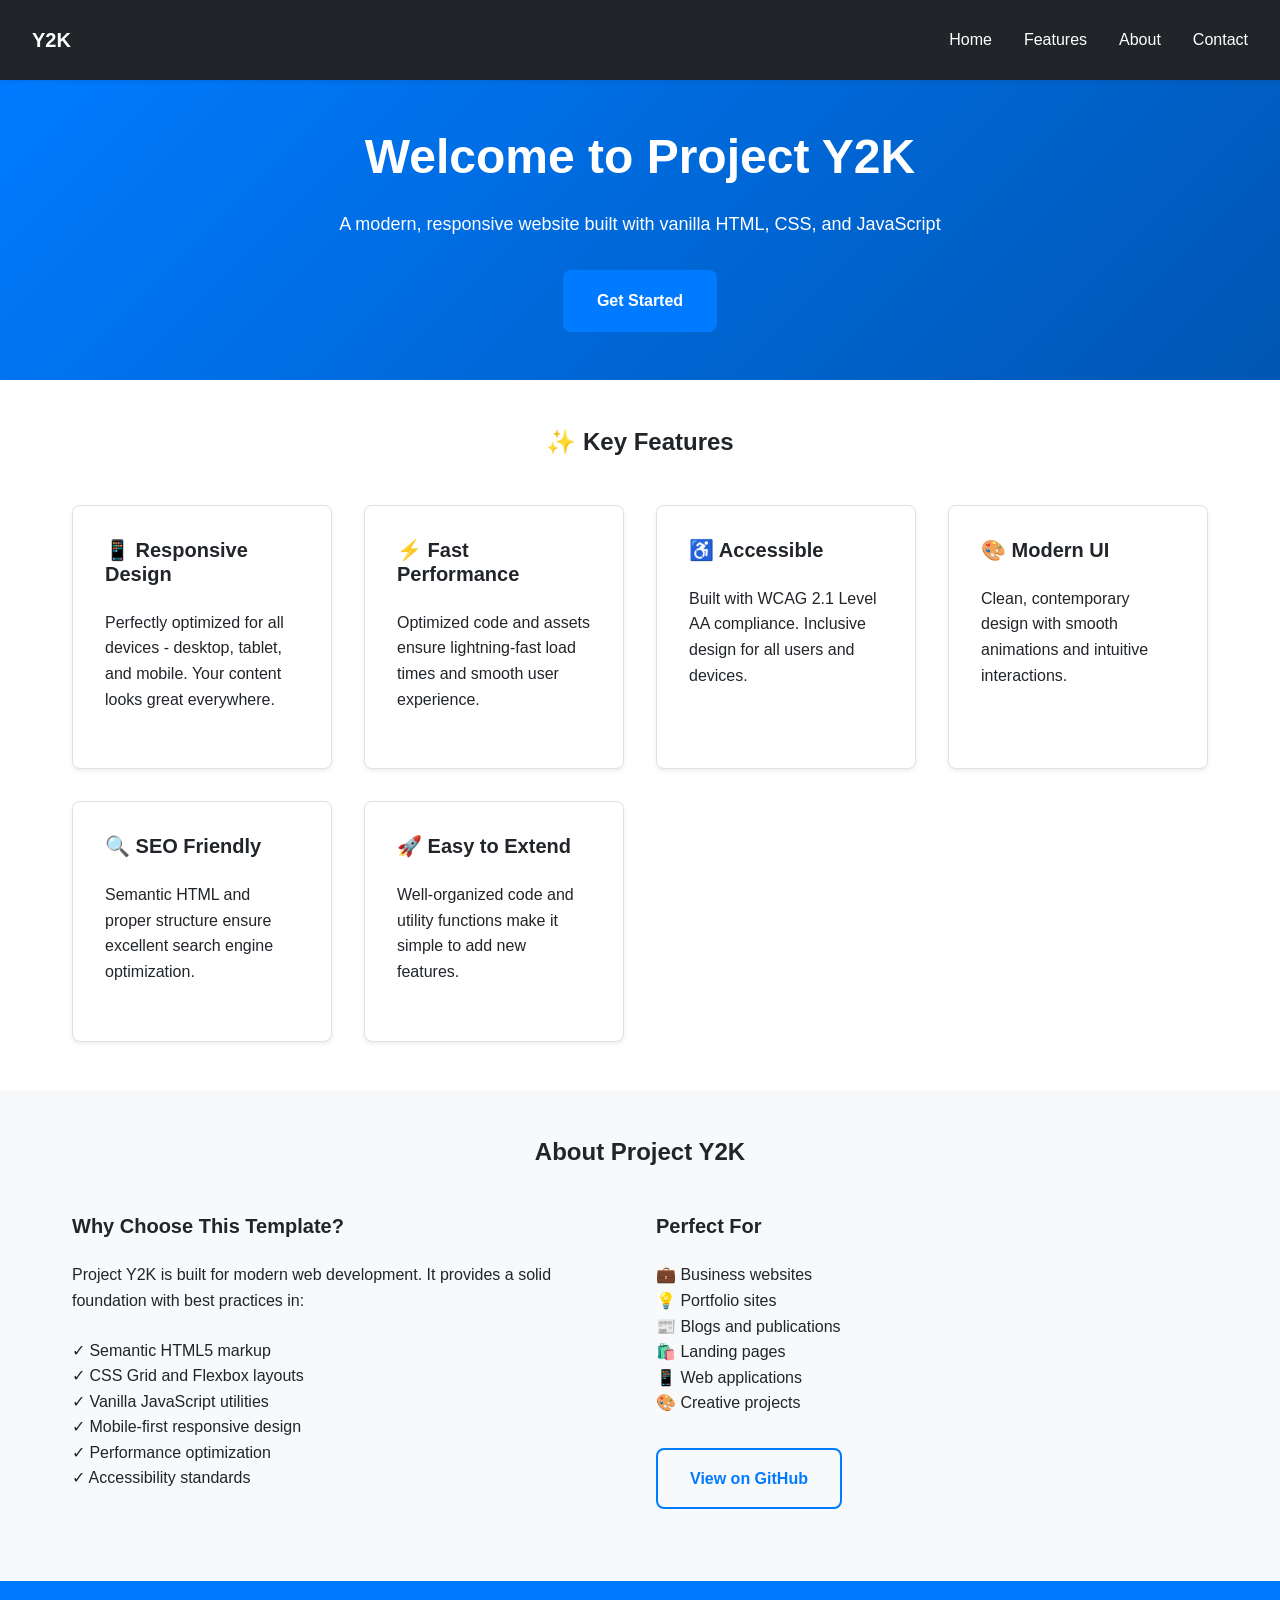
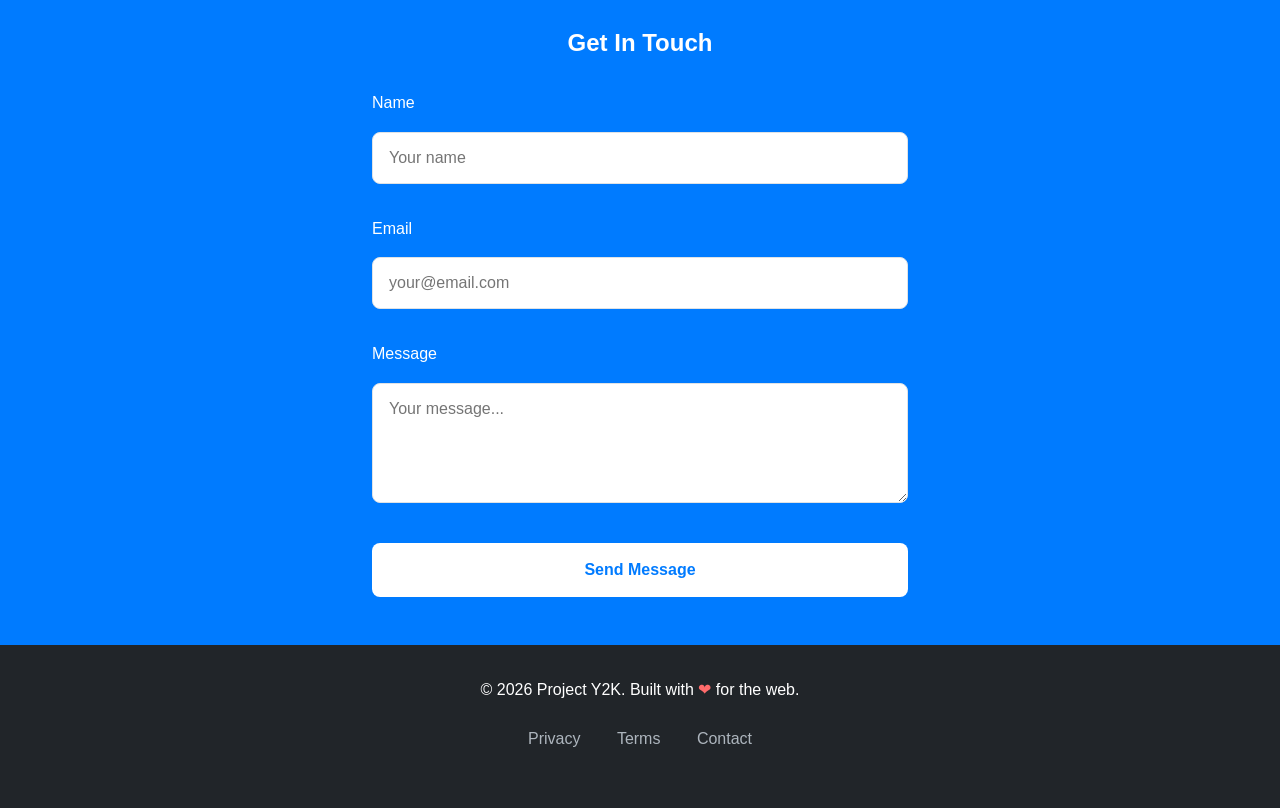
<file: index.html>
<!DOCTYPE html>
<html lang="en">
<head>
  <meta charset="UTF-8">
  <meta name="viewport" content="width=device-width, initial-scale=1.0">
  <meta name="description" content="Project Y2K - A modern, responsive website">
  <meta name="theme-color" content="#007bff">
  
  <title>Project Y2K - Modern Website</title>
  
  <!-- Stylesheets -->
  <link rel="stylesheet" href="assets/css/style.css">
  <link rel="stylesheet" href="assets/css/responsive.css">
</head>
<body>
  <!-- Navigation -->
  <nav role="navigation" aria-label="Main navigation">
    <div class="nav-brand">Y2K</div>
    <ul class="nav-links">
      <li><a href="#home">Home</a></li>
      <li><a href="#features">Features</a></li>
      <li><a href="#about">About</a></li>
      <li><a href="#contact">Contact</a></li>
    </ul>
  </nav>

  <!-- Hero Section -->
  <section class="hero" id="home">
    <div class="container">
      <h1>Welcome to Project Y2K</h1>
      <p>A modern, responsive website built with vanilla HTML, CSS, and JavaScript</p>
      <a href="#features" class="btn btn-primary">Get Started</a>
    </div>
  </section>

  <!-- Features Section -->
  <section id="features">
    <div class="container">
      <h2 class="text-center mb-5">✨ Key Features</h2>
      <div class="grid grid-3">
        <div class="card fade-in">
          <div class="card-body">
            <h3>📱 Responsive Design</h3>
            <p>Perfectly optimized for all devices - desktop, tablet, and mobile. Your content looks great everywhere.</p>
          </div>
        </div>

        <div class="card fade-in">
          <div class="card-body">
            <h3>⚡ Fast Performance</h3>
            <p>Optimized code and assets ensure lightning-fast load times and smooth user experience.</p>
          </div>
        </div>

        <div class="card fade-in">
          <div class="card-body">
            <h3>♿ Accessible</h3>
            <p>Built with WCAG 2.1 Level AA compliance. Inclusive design for all users and devices.</p>
          </div>
        </div>

        <div class="card fade-in">
          <div class="card-body">
            <h3>🎨 Modern UI</h3>
            <p>Clean, contemporary design with smooth animations and intuitive interactions.</p>
          </div>
        </div>

        <div class="card fade-in">
          <div class="card-body">
            <h3>🔍 SEO Friendly</h3>
            <p>Semantic HTML and proper structure ensure excellent search engine optimization.</p>
          </div>
        </div>

        <div class="card fade-in">
          <div class="card-body">
            <h3>🚀 Easy to Extend</h3>
            <p>Well-organized code and utility functions make it simple to add new features.</p>
          </div>
        </div>
      </div>
    </div>
  </section>

  <!-- About Section -->
  <section id="about" style="background-color: #f8f9fa;">
    <div class="container">
      <h2 class="text-center mb-5">About Project Y2K</h2>
      <div class="grid grid-2">
        <div>
          <h3>Why Choose This Template?</h3>
          <p>Project Y2K is built for modern web development. It provides a solid foundation with best practices in:</p>
          <ul style="list-style: none; padding-left: 0;">
            <li>✓ Semantic HTML5 markup</li>
            <li>✓ CSS Grid and Flexbox layouts</li>
            <li>✓ Vanilla JavaScript utilities</li>
            <li>✓ Mobile-first responsive design</li>
            <li>✓ Performance optimization</li>
            <li>✓ Accessibility standards</li>
          </ul>
        </div>
        <div>
          <h3>Perfect For</h3>
          <ul style="list-style: none; padding-left: 0;">
            <li>💼 Business websites</li>
            <li>💡 Portfolio sites</li>
            <li>📰 Blogs and publications</li>
            <li>🛍️ Landing pages</li>
            <li>📱 Web applications</li>
            <li>🎨 Creative projects</li>
          </ul>
          <p style="margin-top: 2rem;">
            <a href="https://github.com/kennethtutudonkor10-bit/pro-ject-y2k" class="btn btn-outline">View on GitHub</a>
          </p>
        </div>
      </div>
    </div>
  </section>

  <!-- Contact Section -->
  <section id="contact" style="background-color: #007bff; color: white;">
    <div class="container" style="max-width: 600px;">
      <h2 class="text-center" style="color: white;">Get In Touch</h2>
      <form id="contactForm" class="mt-4">
        <div class="form-group">
          <label for="name" style="color: white;">Name</label>
          <input type="text" id="name" name="name" placeholder="Your name" required>
        </div>

        <div class="form-group">
          <label for="email" style="color: white;">Email</label>
          <input type="email" id="email" name="email" placeholder="your@email.com" required>
        </div>

        <div class="form-group">
          <label for="message" style="color: white;">Message</label>
          <textarea id="message" name="message" placeholder="Your message..." required></textarea>
        </div>

        <button type="submit" class="btn" style="background-color: white; color: #007bff; width: 100%; font-weight: 600;">Send Message</button>
      </form>

      <div id="formMessage" style="margin-top: 1rem; text-align: center; display: none;"></div>
    </div>
  </section>

  <!-- Footer -->
  <footer style="background-color: #212529; color: white; text-align: center; padding: 2rem;">
    <div class="container">
      <p>&copy; 2026 Project Y2K. Built with <span style="color: #ff6b6b;">❤</span> for the web.</p>
      <p style="margin-top: 1rem; color: #adb5bd;">
        <a href="#" style="color: #adb5bd; margin: 0 1rem;">Privacy</a>
        <a href="#" style="color: #adb5bd; margin: 0 1rem;">Terms</a>
        <a href="#" style="color: #adb5bd; margin: 0 1rem;">Contact</a>
      </p>
    </div>
  </footer>

  <!-- Scripts -->
  <script src="assets/js/utils.js"></script>
  <script src="assets/js/helpers.js"></script>
  <script src="assets/js/main.js"></script>
</body>
</html>
</file>
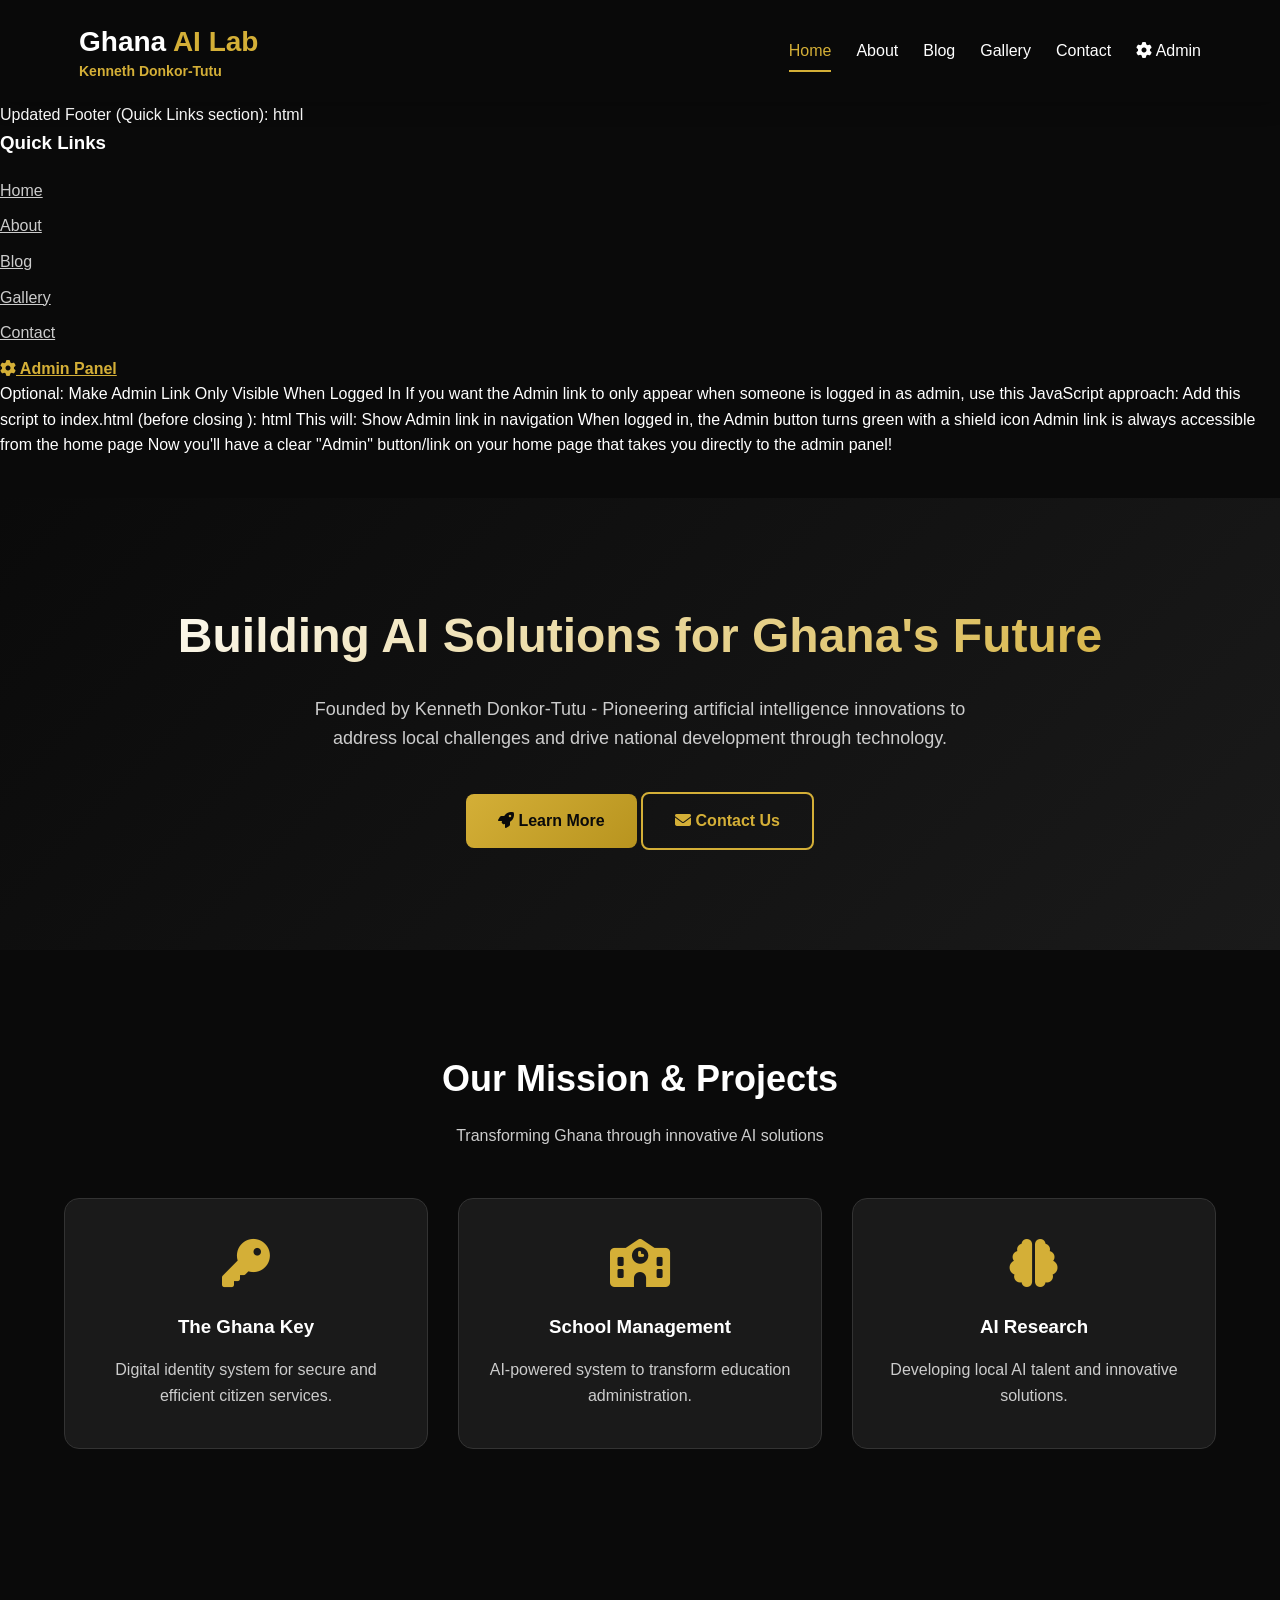
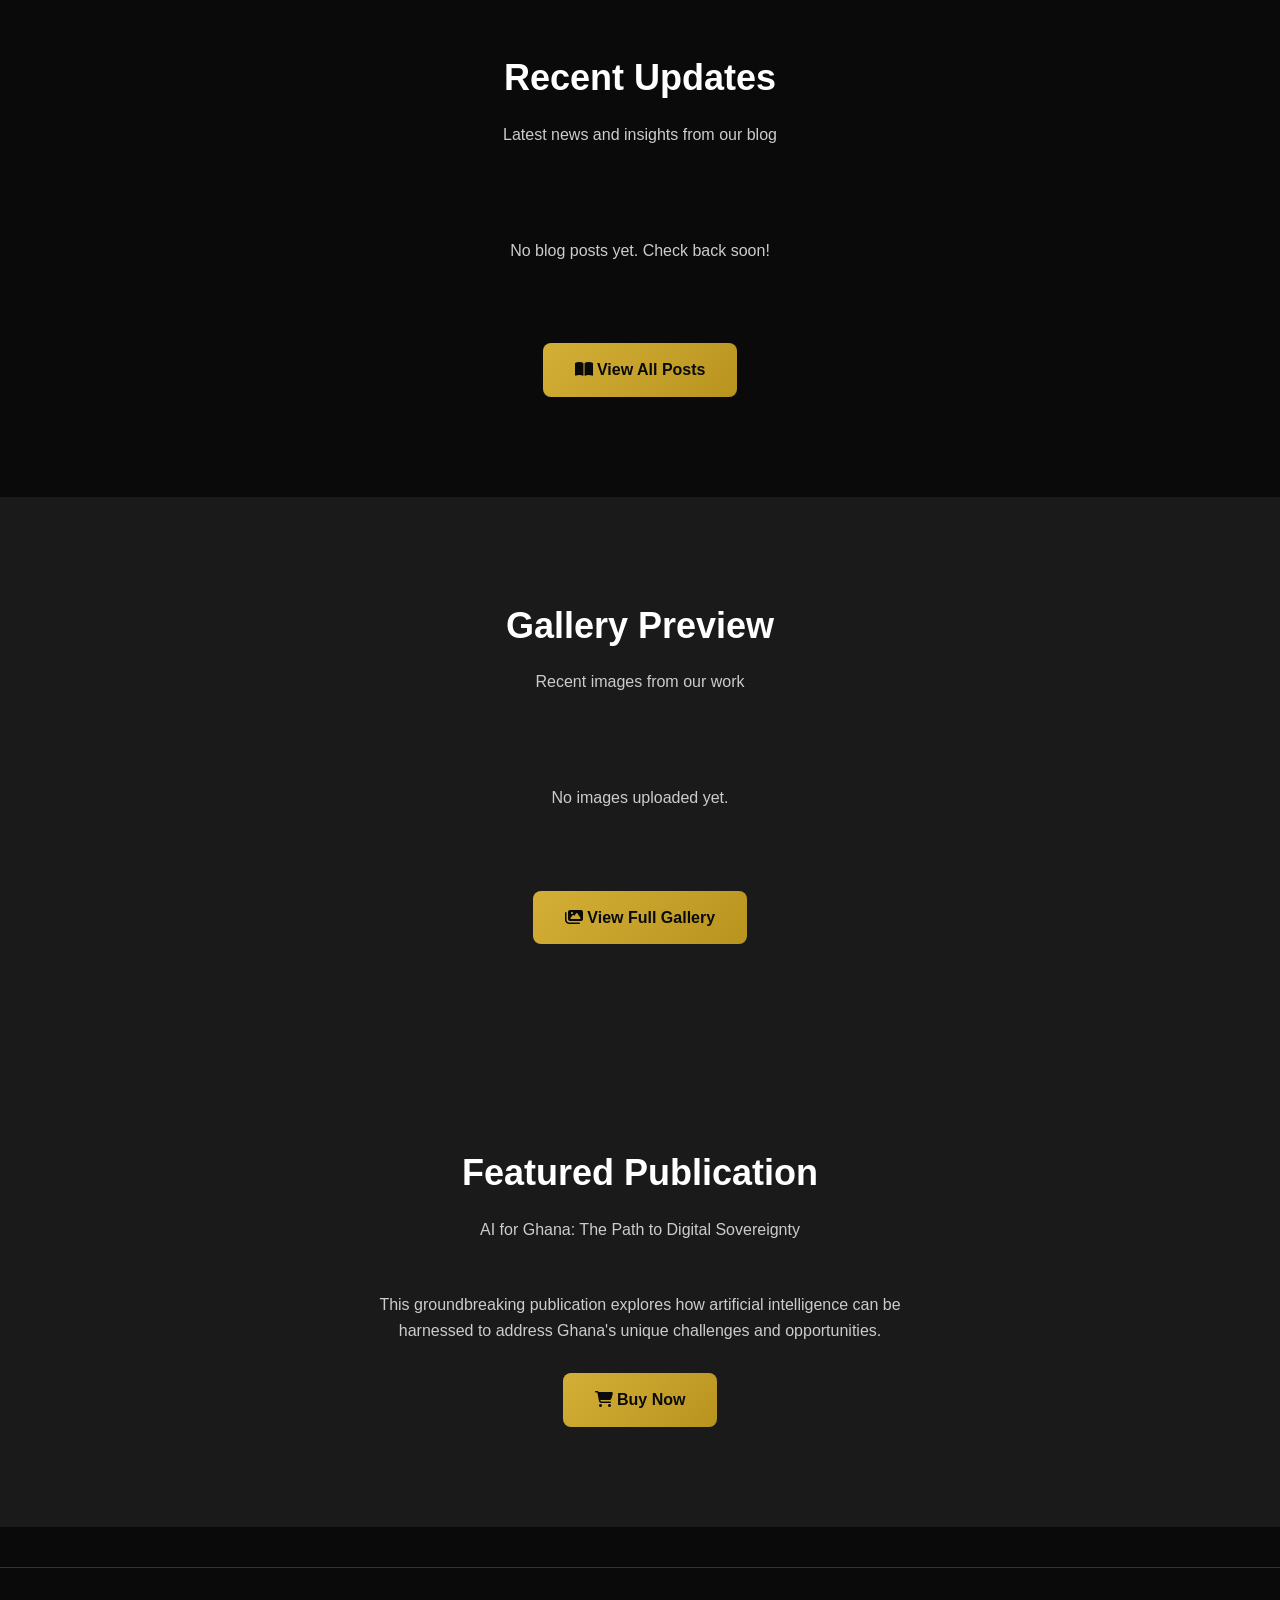
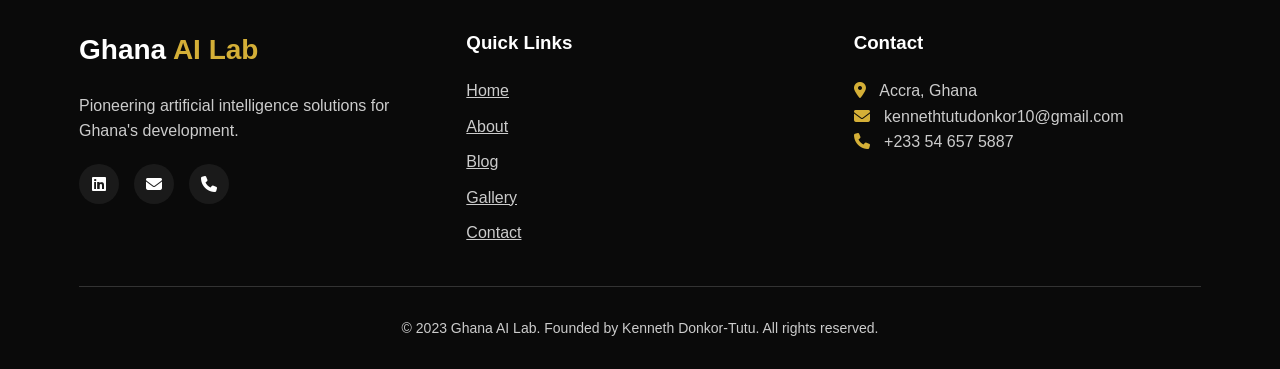
<file: gh web/index.html/index.html>
<!DOCTYPE html>
<html lang="en">
<head>
    <meta charset="UTF-8">
    <meta name="viewport" content="width=device-width, initial-scale=1.0">
    <title>Ghana AI Lab - Home</title>
    <link rel="stylesheet" href="assets/css/style.css">
    <link rel="stylesheet" href="https://cdnjs.cloudflare.com/ajax/libs/font-awesome/6.4.0/css/all.min.css">
</head>
<body>
    <!-- Header -->
    <header>
        <div class="container">
            <div class="header-content">
                <a href="index.html" class="logo">
                    Ghana <span>AI Lab</span>
                    <div class="logo-subtitle">Kenneth Donkor-Tutu</div>
                </a>
                
                <nav class="main-nav">
                    <a href="index.html" class="active">Home</a>
                    <a href="about.html">About</a>
                    <a href="blog.html">Blog</a>
                    <a href="gallery.html">Gallery</a>
                    <a href="contact.html">Contact</a> <a href="admin.html" class="admin-link">
                        <i class="fas fa-cog"></i> Admin
                    </a>
                </nav>
                
                <button class="mobile-menu-btn">
                    <i class="fas fa-bars"></i>
                </button>
            </div>
        </div>
    </header>
    Updated Footer (Quick Links section):
    html
    <div>
        <h3 style="margin-bottom: 20px;">Quick Links</h3>
        <div style="display: flex; flex-direction: column; gap: 10px;">
            <a href="index.html" style="color: var(--light-gray);">Home</a>
            <a href="about.html" style="color: var(--light-gray);">About</a>
            <a href="blog.html" style="color: var(--light-gray);">Blog</a>
            <a href="gallery.html" style="color: var(--light-gray);">Gallery</a>
            <a href="contact.html" style="color: var(--light-gray);">Contact</a>
            <a href="admin.html" style="color: var(--gold); font-weight: bold;">
                <i class="fas fa-cog"></i> Admin Panel
            </a>
        </div>
    </div>
    Optional: Make Admin Link Only Visible When Logged In
    If you want the Admin link to only appear when someone is logged in as admin, use this JavaScript approach:
    
    Add this script to index.html (before closing </body>):
    
    html
    <script>
        // Check if user is logged in as admin
        function checkAdminLogin() {
            const isAdmin = localStorage.getItem('isAdmin') === 'true';
            
            if (isAdmin) {
                // Add admin link to header if not already there
                const nav = document.querySelector('.main-nav');
                const existingAdminLink = nav.querySelector('.admin-link');
                
                if (!existingAdminLink) {
                    const adminLink = document.createElement('a');
                    adminLink.href = 'admin.html';
                    adminLink.className = 'admin-link';
                    adminLink.innerHTML = '<i class="fas fa-cog"></i> Admin';
                    nav.appendChild(adminLink);
                }
                
                // Style it differently to show logged in status
                const adminLinks = document.querySelectorAll('a[href="admin.html"]');
                adminLinks.forEach(link => {
                    link.style.background = '#28a745';
                    link.innerHTML = '<i class="fas fa-user-shield"></i> Admin';
                });
            }
        }
        
        // Check on page load
        document.addEventListener('DOMContentLoaded', function() {
            checkAdminLogin();
            // Also load recent content
            loadRecentPosts();
            loadRecentImages();
        });
    </script>
    This will:
    
    Show Admin link in navigation
    
    When logged in, the Admin button turns green with a shield icon
    
    Admin link is always accessible from the home page
    
    Now you'll have a clear "Admin" button/link on your home page that takes you directly to the admin panel!
    
    
    

    <!-- Main Content -->
    <main>
        <!-- Hero Section -->
        <section class="page-hero">
            <div class="container">
                <h1>Building AI Solutions for Ghana's Future</h1>
                <p>Founded by Kenneth Donkor-Tutu - Pioneering artificial intelligence innovations to address local challenges and drive national development through technology.</p>
                <div style="margin-top: 40px;">
                    <a href="about.html" class="btn">
                        <i class="fas fa-rocket"></i> Learn More
                    </a>
                    <a href="contact.html" class="btn btn-secondary">
                        <i class="fas fa-envelope"></i> Contact Us
                    </a>
                </div>
            </div>
        </section>

        <!-- Mission Section -->
        <section class="container" style="padding: 100px 0;">
            <div class="section-title">
                <h2>Our Mission & Projects</h2>
                <p>Transforming Ghana through innovative AI solutions</p>
            </div>
            
            <div class="mission-cards">
                <div class="card">
                    <div style="padding: 40px 30px; text-align: center;">
                        <i class="fas fa-key" style="font-size: 48px; color: var(--gold); margin-bottom: 25px;"></i>
                        <h3 style="margin-bottom: 15px;">The Ghana Key</h3>
                        <p style="color: var(--light-gray);">Digital identity system for secure and efficient citizen services.</p>
                    </div>
                </div>
                
                <div class="card">
                    <div style="padding: 40px 30px; text-align: center;">
                        <i class="fas fa-school" style="font-size: 48px; color: var(--gold); margin-bottom: 25px;"></i>
                        <h3 style="margin-bottom: 15px;">School Management</h3>
                        <p style="color: var(--light-gray);">AI-powered system to transform education administration.</p>
                    </div>
                </div>
                
                <div class="card">
                    <div style="padding: 40px 30px; text-align: center;">
                        <i class="fas fa-brain" style="font-size: 48px; color: var(--gold); margin-bottom: 25px;"></i>
                        <h3 style="margin-bottom: 15px;">AI Research</h3>
                        <p style="color: var(--light-gray);">Developing local AI talent and innovative solutions.</p>
                    </div>
                </div>
            </div>
        </section>

        <!-- Book Section --><!-- Recent Blog Posts Section -->
<section class="container" style="padding: 100px 0;">
    <div class="section-title">
        <h2>Recent Updates</h2>
        <p>Latest news and insights from our blog</p>
    </div>
    
    <div id="recentBlogPosts" class="mission-cards">
        <!-- Recent posts will be loaded here -->
    </div>
    
    <div style="text-align: center; margin-top: 40px;">
        <a href="blog.html" class="btn">
            <i class="fas fa-book-open"></i> View All Posts
        </a>
    </div>
</section>

<!-- Recent Images Section -->
<section style="background: var(--dark-gray); padding: 100px 0;">
    <div class="container">
        <div class="section-title">
            <h2>Gallery Preview</h2>
            <p>Recent images from our work</p>
        </div>
        
        <div id="recentImages" style="display: grid; grid-template-columns: repeat(auto-fill, minmax(200px, 1fr)); gap: 20px; margin-bottom: 40px;">
            <!-- Recent images will be loaded here -->
        </div>
        
        <div style="text-align: center;">
            <a href="gallery.html" class="btn">
                <i class="fas fa-images"></i> View Full Gallery
            </a>
        </div>
    </div>
</section>
        <section style="background: var(--dark-gray); padding: 100px 0;">
            <div class="container">
                <div class="section-title">
                    <h2>Featured Publication</h2>
                    <p>AI for Ghana: The Path to Digital Sovereignty</p>
                </div>
                
                <div style="text-align: center; max-width: 600px; margin: 0 auto;">
                    <p style="margin-bottom: 30px; color: var(--light-gray);">This groundbreaking publication explores how artificial intelligence can be harnessed to address Ghana's unique challenges and opportunities.</p>
                    <a href="#" class="btn">
                        <i class="fas fa-shopping-cart"></i> Buy Now
                    </a>
                </div>
            </div>
        </section>
    </main>

    <!-- Footer -->
    <footer>
        <div class="container">
            <div class="footer-content">
                <div>
                    <div class="logo" style="margin-bottom: 20px;">Ghana <span>AI Lab</span></div>
                    <p style="color: var(--light-gray);">Pioneering artificial intelligence solutions for Ghana's development.</p>
                    
                    <div class="social-links">
                        <a href="https://www.linkedin.com/in/kenneth-donkor-tutu-14b30a317" target="_blank" class="social-link">
                            <i class="fab fa-linkedin"></i>
                        </a>
                        <a href="mailto:kennethtutudonkor10@gmail.com" class="social-link">
                            <i class="fas fa-envelope"></i>
                        </a>
                        <a href="tel:+233546575887" class="social-link">
                            <i class="fas fa-phone"></i>
                        </a>
                    </div>
                </div>
                
                <div>
                    <h3 style="margin-bottom: 20px;">Quick Links</h3>
                    <div style="display: flex; flex-direction: column; gap: 10px;">
                        <a href="index.html" style="color: var(--light-gray);">Home</a>
                        <a href="about.html" style="color: var(--light-gray);">About</a>
                        <a href="blog.html" style="color: var(--light-gray);">Blog</a>
                        <a href="gallery.html" style="color: var(--light-gray);">Gallery</a>
                        <a href="contact.html" style="color: var(--light-gray);">Contact</a>
                    </div>
                </div>
                
                <div>
                    <h3 style="margin-bottom: 20px;">Contact</h3>
                    <div style="color: var(--light-gray);">
                        <p><i class="fas fa-map-marker-alt" style="color: var(--gold); margin-right: 10px;"></i> Accra, Ghana</p>
                        <p><i class="fas fa-envelope" style="color: var(--gold); margin-right: 10px;"></i> kennethtutudonkor10@gmail.com</p>
                        <p><i class="fas fa-phone" style="color: var(--gold); margin-right: 10px;"></i> +233 54 657 5887</p>
                    </div>
                </div>
            </div>
            
            <div class="copyright">
                <p>&copy; 2023 Ghana AI Lab. Founded by Kenneth Donkor-Tutu. All rights reserved.</p>
            </div>
        </div>
    </footer>

    <script src="assets/js/main.js"></script><script>
        // Load recent blog posts
        function loadRecentPosts() {
            const posts = JSON.parse(localStorage.getItem('ghanaai_blog')) || [];
            const container = document.getElementById('recentBlogPosts');
            
            if (!container) return;
            
            if (posts.length === 0) {
                container.innerHTML = '<p style="text-align: center; color: var(--light-gray); grid-column: 1 / -1; padding: 40px;">No blog posts yet. Check back soon!</p>';
                return;
            }
            
            // Sort by date (newest first) and take first 3
            posts.sort((a, b) => new Date(b.date) - new Date(a.date));
            const recentPosts = posts.slice(0, 3);
            
            let html = '';
            recentPosts.forEach(post => {
                html += `
                    <div class="card">
                        <div style="padding: 30px;">
                            <h3 style="margin-bottom: 10px;">${post.title}</h3>
                            <p style="color: var(--light-gray); margin-bottom: 15px; font-size: 14px;">
                                ${new Date(post.date).toLocaleDateString()} | ${post.category}
                            </p>
                            <p style="color: var(--light-gray); margin-bottom: 20px;">
                                ${post.content.substring(0, 100)}...
                            </p>
                            <a href="blog.html" class="btn" style="width: 100%;">
                                <i class="fas fa-arrow-right"></i> Read More
                            </a>
                        </div>
                    </div>
                `;
            });
            
            container.innerHTML = html;
        }
        
        // Load recent images
        function loadRecentImages() {
            const images = JSON.parse(localStorage.getItem('ghanaai_images')) || [];
            const container = document.getElementById('recentImages');
            
            if (!container) return;
            
            if (images.length === 0) {
                container.innerHTML = '<p style="text-align: center; color: var(--light-gray); grid-column: 1 / -1; padding: 40px;">No images uploaded yet.</p>';
                return;
            }
            
            // Sort by date (newest first) and take first 4
            images.sort((a, b) => new Date(b.uploaded) - new Date(a.uploaded));
            const recentImages = images.slice(0, 4);
            
            let html = '';
            recentImages.forEach(image => {
                html += `
                    <div style="background: var(--medium-gray); border-radius: 10px; overflow: hidden;">
                        <img src="${image.dataUrl}" alt="${image.name}" style="width: 100%; height: 150px; object-fit: cover;">
                    </div>
                `;
            });
            
            container.innerHTML = html;
        }
        
        // Load content when page loads
        document.addEventListener('DOMContentLoaded', function() {
            loadRecentPosts();
            loadRecentImages();
        });
    </script>
</body>
</html>
</file>
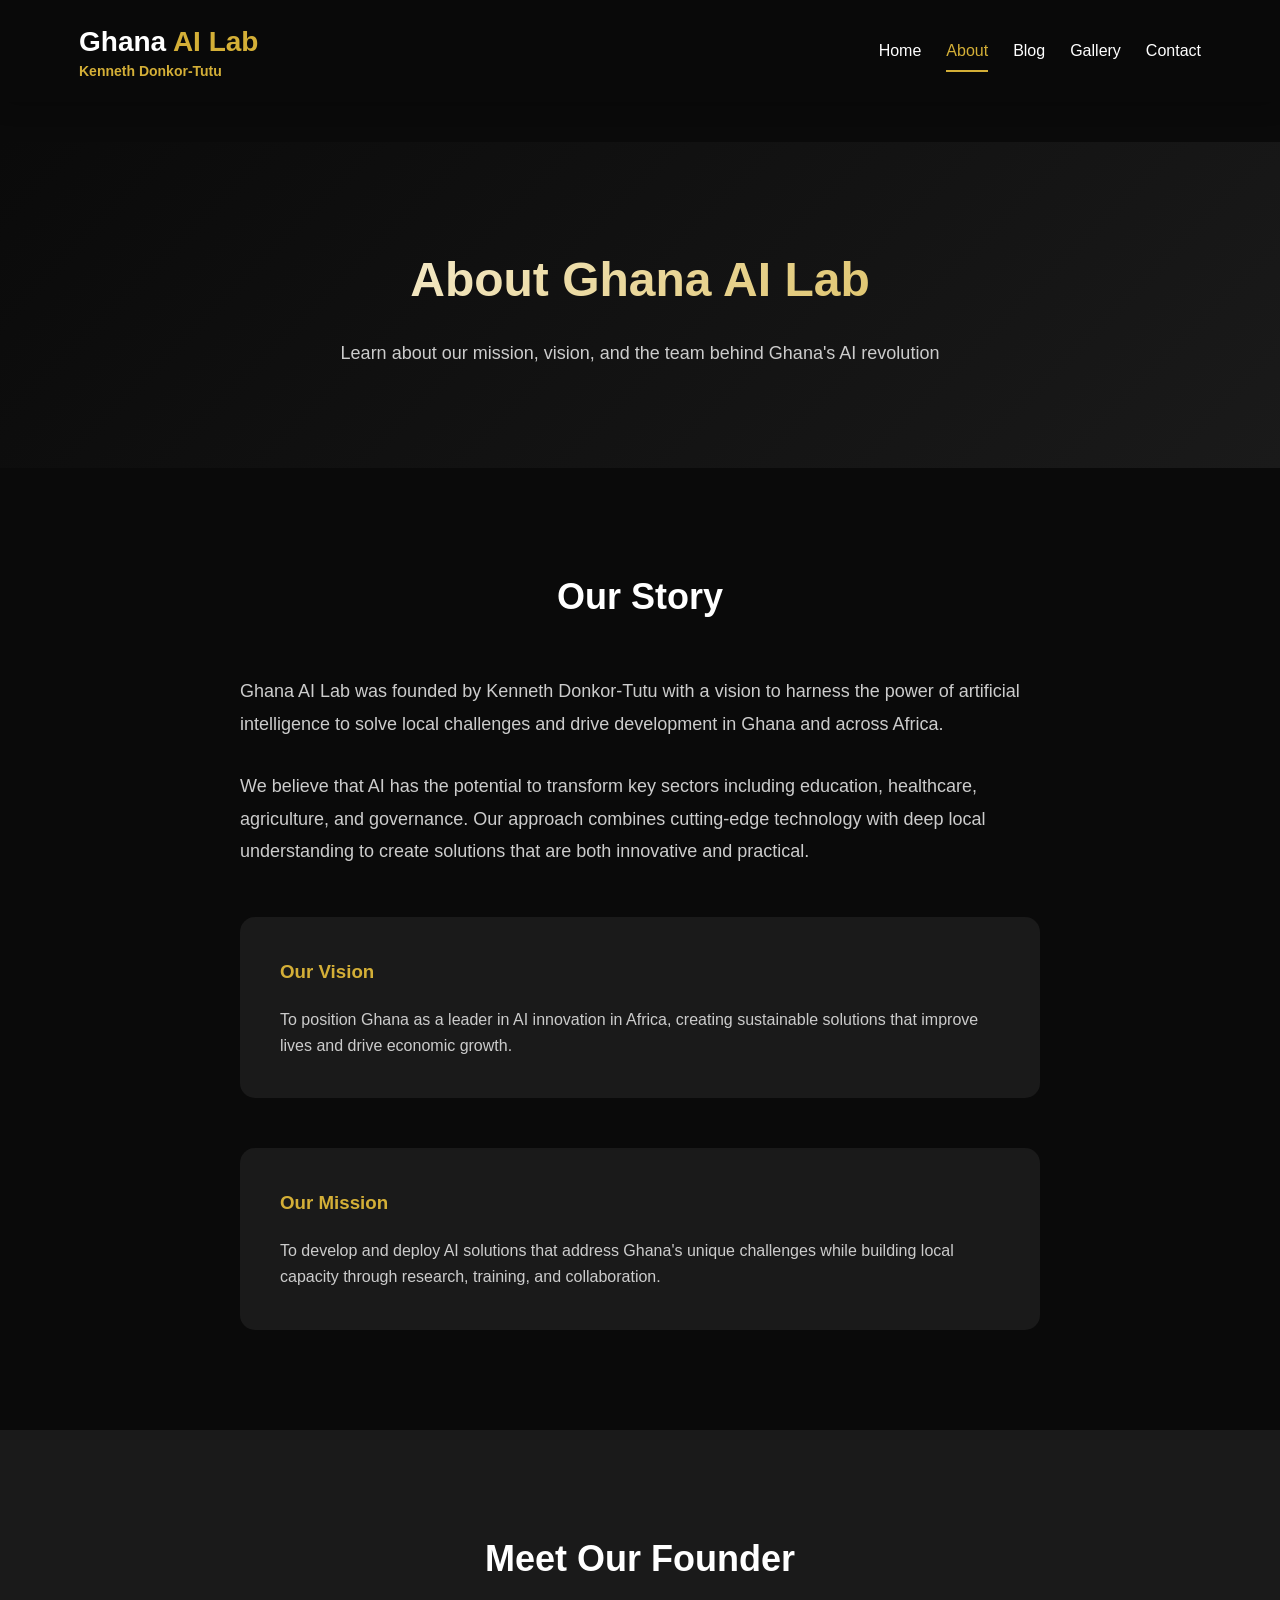
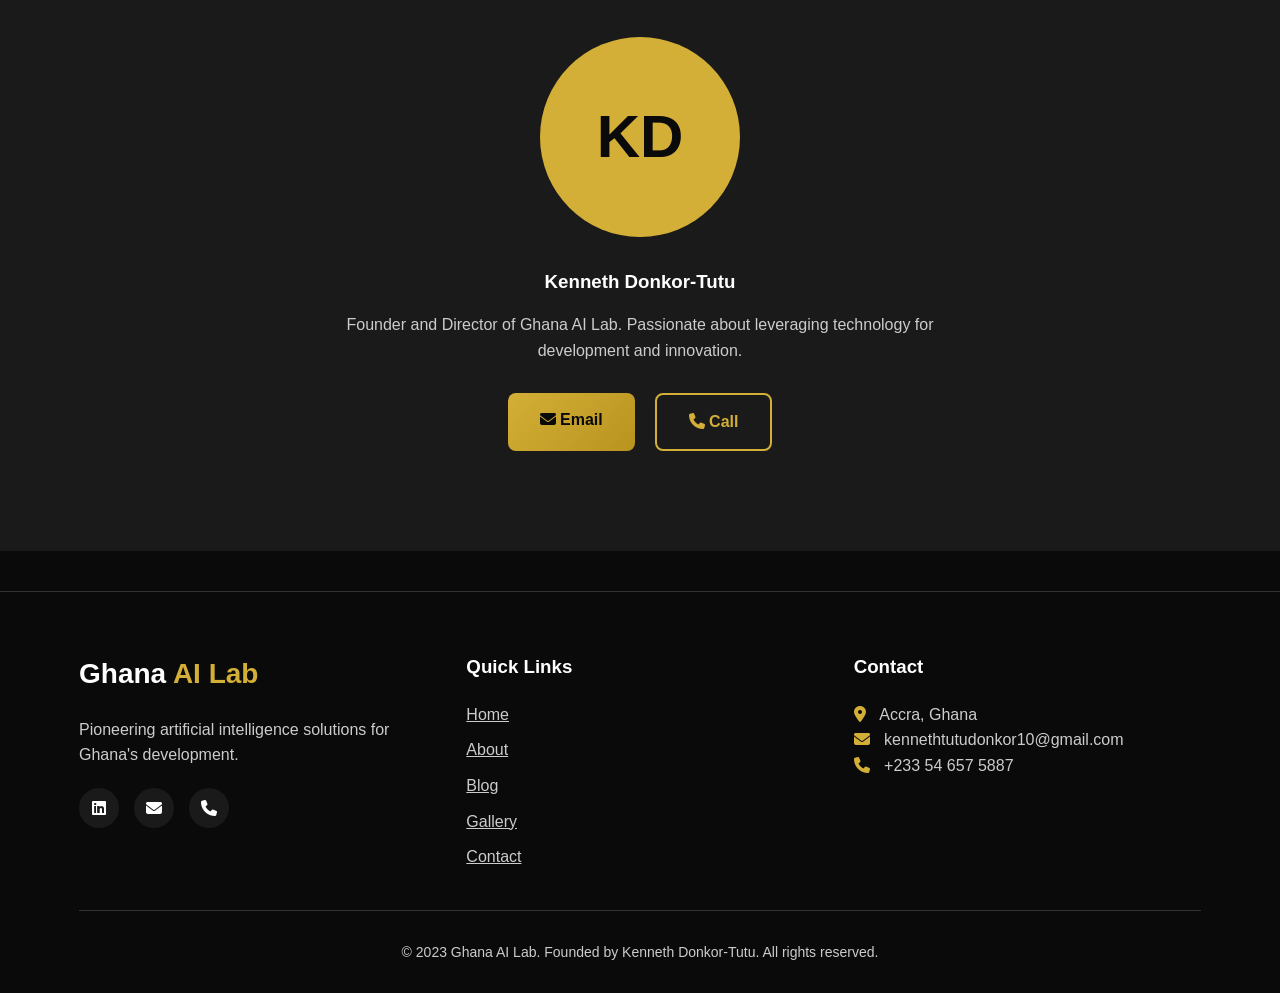
<file: gh web/index.html/about.html>
<!DOCTYPE html>
<html lang="en">
<head>
    <meta charset="UTF-8">
    <meta name="viewport" content="width=device-width, initial-scale=1.0">
    <title>About - Ghana AI Lab</title>
    <link rel="stylesheet" href="assets/css/style.css">
    <link rel="stylesheet" href="https://cdnjs.cloudflare.com/ajax/libs/font-awesome/6.4.0/css/all.min.css">
</head>
<body>
    <!-- Header (Same on all pages) -->
    <header>
        <div class="container">
            <div class="header-content">
                <a href="index.html" class="logo">
                    Ghana <span>AI Lab</span>
                    <div class="logo-subtitle">Kenneth Donkor-Tutu</div>
                </a>
                
                <nav class="main-nav">
                    <a href="index.html">Home</a>
                    <a href="about.html" class="active">About</a>
                    <a href="blog.html">Blog</a>
                    <a href="gallery.html">Gallery</a>
                    <a href="contact.html">Contact</a>
                </nav>
                
                <button class="mobile-menu-btn">
                    <i class="fas fa-bars"></i>
                </button>
            </div>
        </div>
    </header>

    <main>
        <!-- About Hero -->
        <section class="page-hero">
            <div class="container">
                <h1>About Ghana AI Lab</h1>
                <p>Learn about our mission, vision, and the team behind Ghana's AI revolution</p>
            </div>
        </section>

        <!-- About Content -->
        <section class="container" style="padding: 100px 0;">
            <div class="section-title">
                <h2>Our Story</h2>
            </div>
            
            <div style="max-width: 800px; margin: 0 auto;">
                <p style="font-size: 18px; line-height: 1.8; margin-bottom: 30px; color: var(--light-gray);">
                    Ghana AI Lab was founded by Kenneth Donkor-Tutu with a vision to harness the power of artificial intelligence to solve local challenges and drive development in Ghana and across Africa.
                </p>
                
                <p style="font-size: 18px; line-height: 1.8; margin-bottom: 30px; color: var(--light-gray);">
                    We believe that AI has the potential to transform key sectors including education, healthcare, agriculture, and governance. Our approach combines cutting-edge technology with deep local understanding to create solutions that are both innovative and practical.
                </p>
                
                <div style="background: var(--dark-gray); padding: 40px; border-radius: 15px; margin: 50px 0;">
                    <h3 style="margin-bottom: 20px; color: var(--gold);">Our Vision</h3>
                    <p style="color: var(--light-gray);">
                        To position Ghana as a leader in AI innovation in Africa, creating sustainable solutions that improve lives and drive economic growth.
                    </p>
                </div>
                
                <div style="background: var(--dark-gray); padding: 40px; border-radius: 15px;">
                    <h3 style="margin-bottom: 20px; color: var(--gold);">Our Mission</h3>
                    <p style="color: var(--light-gray);">
                        To develop and deploy AI solutions that address Ghana's unique challenges while building local capacity through research, training, and collaboration.
                    </p>
                </div>
            </div>
        </section>

        <!-- Founder Section -->
        <section style="background: var(--dark-gray); padding: 100px 0;">
            <div class="container">
                <div class="section-title">
                    <h2>Meet Our Founder</h2>
                </div>
                
                <div style="max-width: 600px; margin: 0 auto; text-align: center;">
                    <div style="width: 200px; height: 200px; background: var(--gold); border-radius: 50%; margin: 0 auto 30px; display: flex; align-items: center; justify-content: center; font-size: 60px; color: var(--black); font-weight: bold;">
                        KD
                    </div>
                    
                    <h3 style="margin-bottom: 15px;">Kenneth Donkor-Tutu</h3>
                    <p style="color: var(--light-gray); margin-bottom: 30px;">
                        Founder and Director of Ghana AI Lab. Passionate about leveraging technology for development and innovation.
                    </p>
                    
                    <div style="display: flex; justify-content: center; gap: 20px;">
                        <a href="mailto:kennethtutudonkor10@gmail.com" class="btn">
                            <i class="fas fa-envelope"></i> Email
                        </a>
                        <a href="tel:+233546575887" class="btn btn-secondary">
                            <i class="fas fa-phone"></i> Call
                        </a>
                    </div>
                </div>
            </div>
        </section>
    </main>

    <!-- Footer (Same on all pages) -->
    <footer>
        <div class="container">
            <div class="footer-content">
                <div>
                    <div class="logo" style="margin-bottom: 20px;">Ghana <span>AI Lab</span></div>
                    <p style="color: var(--light-gray);">Pioneering artificial intelligence solutions for Ghana's development.</p>
                    
                    <div class="social-links">
                        <a href="https://www.linkedin.com/in/kenneth-donkor-tutu-14b30a317" target="_blank" class="social-link">
                            <i class="fab fa-linkedin"></i>
                        </a>
                        <a href="mailto:kennethtutudonkor10@gmail.com" class="social-link">
                            <i class="fas fa-envelope"></i>
                        </a>
                        <a href="tel:+233546575887" class="social-link">
                            <i class="fas fa-phone"></i>
                        </a>
                    </div>
                </div>
                
                <div>
                    <h3 style="margin-bottom: 20px;">Quick Links</h3>
                    <div style="display: flex; flex-direction: column; gap: 10px;">
                        <a href="index.html" style="color: var(--light-gray);">Home</a>
                        <a href="about.html" style="color: var(--light-gray);">About</a>
                        <a href="blog.html" style="color: var(--light-gray);">Blog</a>
                        <a href="gallery.html" style="color: var(--light-gray);">Gallery</a>
                        <a href="contact.html" style="color: var(--light-gray);">Contact</a>
                    </div>
                </div>
                
                <div>
                    <h3 style="margin-bottom: 20px;">Contact</h3>
                    <div style="color: var(--light-gray);">
                        <p><i class="fas fa-map-marker-alt" style="color: var(--gold); margin-right: 10px;"></i> Accra, Ghana</p>
                        <p><i class="fas fa-envelope" style="color: var(--gold); margin-right: 10px;"></i> kennethtutudonkor10@gmail.com</p>
                        <p><i class="fas fa-phone" style="color: var(--gold); margin-right: 10px;"></i> +233 54 657 5887</p>
                    </div>
                </div>
            </div>
            
            <div class="copyright">
                <p>&copy; 2023 Ghana AI Lab. Founded by Kenneth Donkor-Tutu. All rights reserved.</p>
            </div>
        </div>
    </footer>

    <script src="assets/js/main.js"></script>
</body>
</html>
</file>
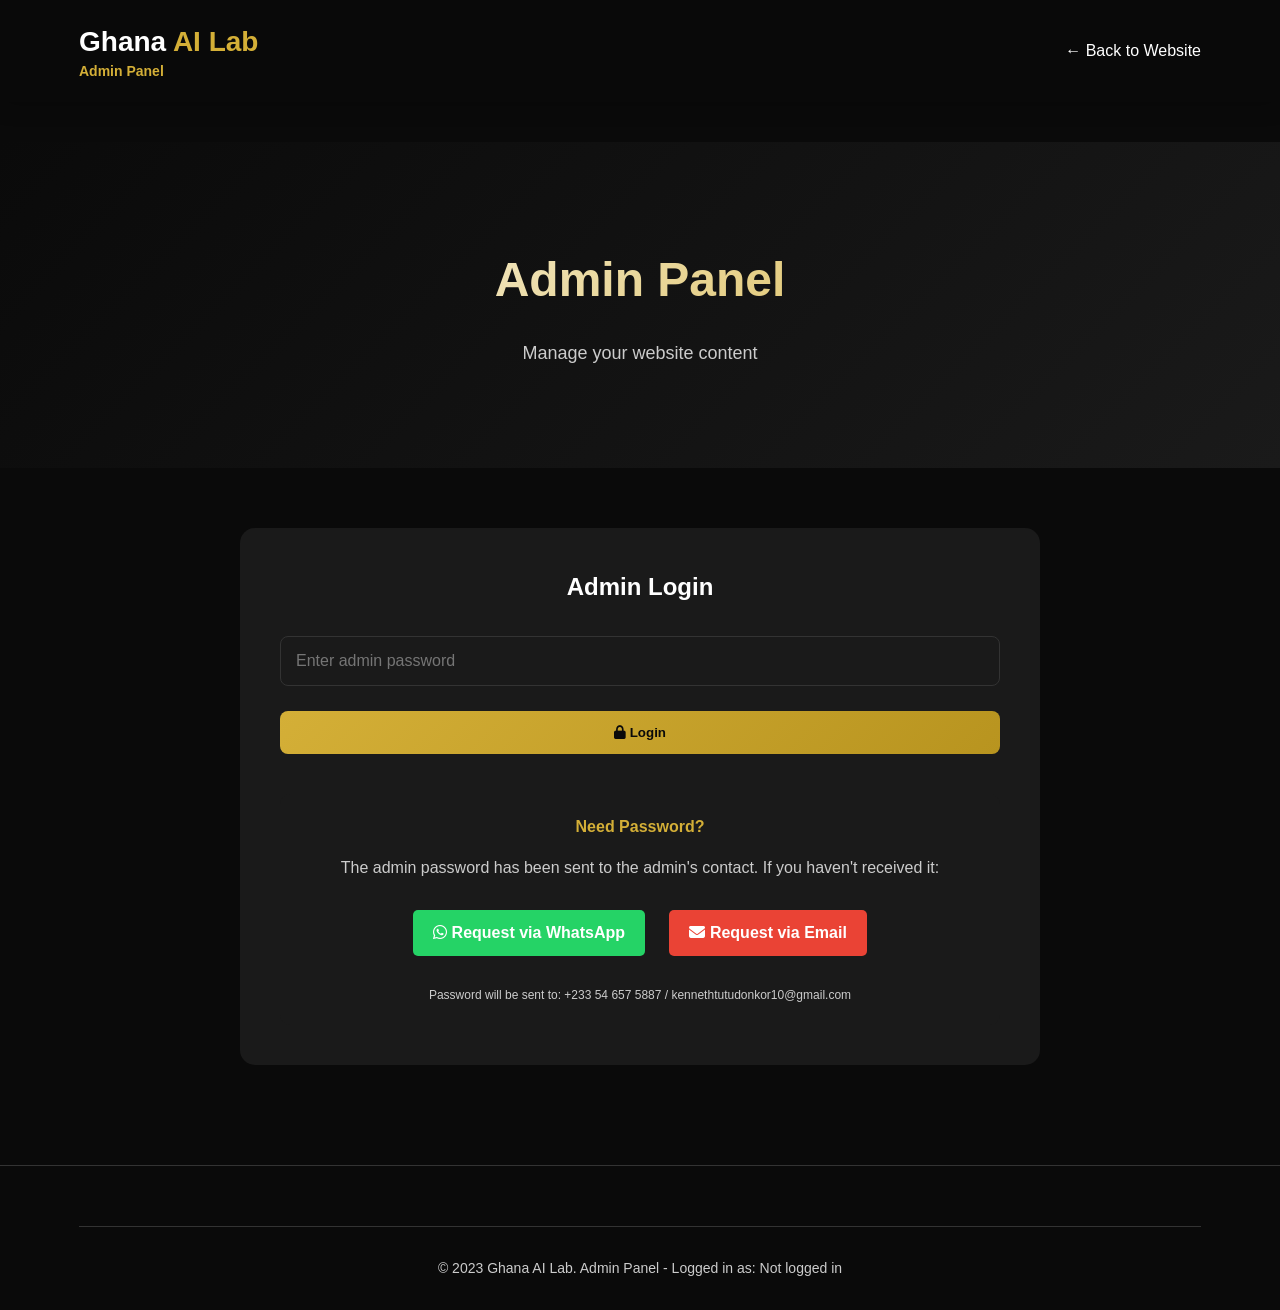
<file: gh web/index.html/admin.html>
<!DOCTYPE html>
<html lang="en">
<head>
    <meta charset="UTF-8">
    <meta name="viewport" content="width=device-width, initial-scale=1.0">
    <title>Admin - Ghana AI Lab</title>
    <link rel="stylesheet" href="assets/css/style.css">
    <link rel="stylesheet" href="https://cdnjs.cloudflare.com/ajax/libs/font-awesome/6.4.0/css/all.min.css">
    <style>
        .admin-content {
            max-width: 800px;
            margin: 0 auto;
        }
        
        .admin-tabs {
            display: flex;
            gap: 5px;
            margin-bottom: 30px;
            overflow-x: auto;
        }
        
        .admin-tab {
            padding: 15px 30px;
            background: var(--medium-gray);
            border: none;
            color: var(--white);
            cursor: pointer;
            white-space: nowrap;
        }
        
        .admin-tab.active {
            background: var(--gold);
            color: var(--black);
        }
        
        .tab-pane {
            display: none;
        }
        
        .tab-pane.active {
            display: block;
        }
        
        .content-item {
            background: var(--dark-gray);
            padding: 20px;
            border-radius: 8px;
            margin-bottom: 15px;
            border-left: 4px solid var(--gold);
        }
        
        .btn-danger {
            background: #dc3545;
            color: white;
        }
        
        .btn-danger:hover {
            background: #c82333;
        }
        
        /* Upload area styles */
        .upload-area {
            border: 2px dashed var(--gold);
            border-radius: 10px;
            padding: 40px 20px;
            text-align: center;
            cursor: pointer;
            transition: all 0.3s ease;
            background: rgba(212, 175, 55, 0.05);
            margin-bottom: 30px;
        }
        
        .upload-area:hover {
            background: rgba(212, 175, 55, 0.1);
        }
        
        .upload-icon {
            font-size: 48px;
            color: var(--gold);
            margin-bottom: 15px;
        }
        
        .password-recovery {
            background: var(--dark-gray);
            padding: 20px;
            border-radius: 10px;
            margin-top: 20px;
            text-align: center;
        }
        
        .password-recovery h4 {
            margin-bottom: 15px;
            color: var(--gold);
        }
        
        .whatsapp-btn, .email-btn {
            display: inline-block;
            padding: 10px 20px;
            margin: 10px;
            border-radius: 5px;
            text-decoration: none;
            color: white;
            font-weight: bold;
        }
        
        .whatsapp-btn {
            background: #25D366;
        }
        
        .whatsapp-btn:hover {
            background: #128C7E;
        }
        
        .email-btn {
            background: #EA4335;
        }
        
        .email-btn:hover {
            background: #D14836;
        }
        
        .password-display {
            font-size: 24px;
            font-weight: bold;
            letter-spacing: 2px;
            color: var(--gold);
            margin: 20px 0;
            padding: 10px;
            background: rgba(0,0,0,0.3);
            border-radius: 5px;
            display: none;
        }
    </style>
</head>
<body>
    <header>
        <div class="container">
            <div class="header-content">
                <a href="index.html" class="logo">
                    Ghana <span>AI Lab</span>
                    <div class="logo-subtitle">Admin Panel</div>
                </a>
                
                <nav class="main-nav">
                    <a href="index.html">← Back to Website</a>
                </nav>
            </div>
        </div>
    </header>

    <main>
        <section class="page-hero" style="padding: 100px 0;">
            <div class="container">
                <h1>Admin Panel</h1>
                <p>Manage your website content</p>
            </div>
        </section>

        <section class="container" style="padding: 60px 0;">
            <div id="loginSection" class="admin-content">
                <div style="background: var(--dark-gray); padding: 40px; border-radius: 15px; text-align: center;">
                    <h2 style="margin-bottom: 30px;">Admin Login</h2>
                    <div class="form-group">
                        <input type="password" id="adminPassword" class="form-control" placeholder="Enter admin password">
                    </div>
                    <button class="btn" onclick="login()" style="width: 100%; margin-bottom: 20px;">
                        <i class="fas fa-lock"></i> Login
                    </button>
                    
                    <div id="passwordDisplay" class="password-display"></div>
                    
                    <div class="password-recovery">
                        <h4>Need Password?</h4>
                        <p style="color: var(--light-gray); margin-bottom: 20px;">
                            The admin password has been sent to the admin's contact. If you haven't received it:
                        </p>
                        <div>
                            <a href="#" onclick="requestPassword('whatsapp')" class="whatsapp-btn">
                                <i class="fab fa-whatsapp"></i> Request via WhatsApp
                            </a>
                            <a href="#" onclick="requestPassword('email')" class="email-btn">
                                <i class="fas fa-envelope"></i> Request via Email
                            </a>
                        </div>
                        <p style="color: var(--light-gray); font-size: 12px; margin-top: 20px;">
                            Password will be sent to: +233 54 657 5887 / kennethtutudonkor10@gmail.com
                        </p>
                    </div>
                </div>
            </div>
            
            <div id="adminPanel" class="admin-content" style="display: none;">
                <!-- Admin Tabs -->
                <div class="admin-tabs">
                    <button class="admin-tab active" onclick="showAdminTab('blog')">Blog Posts</button>
                    <button class="admin-tab" onclick="showAdminTab('images')">Manage Images</button>
                    <button class="admin-tab" onclick="showAdminTab('backup')">Backup/Restore</button>
                    <button class="admin-tab" onclick="showAdminTab('settings')">Settings</button>
                </div>
                
                <!-- Blog Tab -->
                <div id="blogTab" class="tab-pane active">
                    <h3 style="margin-bottom: 20px;">Add New Blog Post</h3>
                    
                    <div class="form-group">
                        <input type="text" id="postTitle" class="form-control" placeholder="Post Title">
                    </div>
                    
                    <div class="form-group">
                        <select id="postCategory" class="form-control">
                            <option value="">Select Category</option>
                            <option value="technology">Technology</option>
                            <option value="education">Education</option>
                            <option value="announcements">Announcements</option>
                            <option value="projects">Projects</option>
                        </select>
                    </div>
                    
                    <div class="form-group">
                        <textarea id="postContent" class="form-control" placeholder="Write your blog post here..." rows="10"></textarea>
                    </div>
                    
                    <button class="btn" onclick="savePost()" style="margin-bottom: 40px;">
                        <i class="fas fa-save"></i> Save Post
                    </button>
                    
                    <h3 style="margin-bottom: 20px;">Manage Existing Posts</h3>
                    <div id="postsList">
                        <!-- Posts will be listed here -->
                    </div>
                </div>
                
                <!-- Images Tab -->
                <div id="imagesTab" class="tab-pane">
                    <h3 style="margin-bottom: 20px;">Upload New Images</h3>
                    
                    <div class="upload-area" onclick="document.getElementById('adminImageUpload').click()">
                        <div class="upload-icon">
                            <i class="fas fa-cloud-upload-alt"></i>
                        </div>
                        <p>Click to upload images or drag & drop</p>
                        <small style="color: var(--light-gray);">Supports JPG, PNG, GIF, WebP (Max 5MB each)</small>
                    </div>
                    <input type="file" id="adminImageUpload" accept="image/*" multiple style="display: none;">
                    
                    <div id="uploadProgress" style="display: none; margin-bottom: 20px;">
                        <div style="background: var(--medium-gray); height: 10px; border-radius: 5px; overflow: hidden;">
                            <div id="progressBar" style="background: var(--gold); height: 100%; width: 0%; transition: width 0.3s;"></div>
                        </div>
                        <p id="uploadStatus" style="text-align: center; margin-top: 10px; color: var(--light-gray);"></p>
                    </div>
                    
                    <h3 style="margin-bottom: 20px;">Existing Images (${uploadedImages ? uploadedImages.length : 0})</h3>
                    <div id="adminImagesList">
                        <!-- Images will be listed here -->
                    </div>
                </div>
                
                <!-- Backup Tab -->
                <div id="backupTab" class="tab-pane">
                    <h3 style="margin-bottom: 30px;">Data Management</h3>
                    
                    <div style="display: grid; gap: 20px;">
                        <div style="background: var(--dark-gray); padding: 30px; border-radius: 10px; text-align: center;">
                            <h4 style="margin-bottom: 15px;">Export Data</h4>
                            <p style="color: var(--light-gray); margin-bottom: 20px;">Download a backup of all your website data</p>
                            <button class="btn" onclick="exportData()">
                                <i class="fas fa-download"></i> Export Backup
                            </button>
                        </div>
                        
                        <div style="background: var(--dark-gray); padding: 30px; border-radius: 10px; text-align: center;">
                            <h4 style="margin-bottom: 15px;">Import Data</h4>
                            <p style="color: var(--light-gray); margin-bottom: 20px;">Restore from a previous backup</p>
                            <input type="file" id="importFile" accept=".json" style="display: none;">
                            <button class="btn btn-secondary" onclick="document.getElementById('importFile').click()">
                                <i class="fas fa-upload"></i> Import Backup
                            </button>
                        </div>
                        
                        <div style="background: var(--dark-gray); padding: 30px; border-radius: 10px; text-align: center;">
                            <h4 style="margin-bottom: 15px;">Reset Data</h4>
                            <p style="color: var(--light-gray); margin-bottom: 20px;">Clear all blog posts and images</p>
                            <button class="btn btn-danger" onclick="resetData()">
                                <i class="fas fa-trash"></i> Reset All Data
                            </button>
                        </div>
                    </div>
                </div>
                
                <!-- Settings Tab -->
                <div id="settingsTab" class="tab-pane">
                    <h3 style="margin-bottom: 30px;">Admin Settings</h3>
                    
                    <div style="background: var(--dark-gray); padding: 30px; border-radius: 10px; margin-bottom: 20px;">
                        <h4 style="margin-bottom: 20px;">Change Password</h4>
                        <div class="form-group">
                            <input type="password" id="currentPassword" class="form-control" placeholder="Current Password">
                        </div>
                        <div class="form-group">
                            <input type="password" id="newPassword" class="form-control" placeholder="New Password">
                        </div>
                        <div class="form-group">
                            <input type="password" id="confirmPassword" class="form-control" placeholder="Confirm New Password">
                        </div>
                        <button class="btn" onclick="changePassword()">
                            <i class="fas fa-key"></i> Change Password
                        </button>
                    </div>
                    
                    <div style="background: var(--dark-gray); padding: 30px; border-radius: 10px;">
                        <h4 style="margin-bottom: 20px;">System Information</h4>
                        <div style="color: var(--light-gray);">
                            <p>Blog Posts: <span id="postCount">0</span></p>
                            <p>Images: <span id="imageCount">0</span></p>
                            <p>Last Backup: <span id="lastBackup">Never</span></p>
                            <p>Storage Used: <span id="storageUsed">0 KB</span></p>
                        </div>
                    </div>
                </div>
            </div>
        </section>
    </main>

    <footer>
        <div class="container">
            <div class="copyright">
                <p>&copy; 2023 Ghana AI Lab. Admin Panel - Logged in as: <span id="adminStatus">Not logged in</span></p>
            </div>
        </div>
    </footer>

    <script src="assets/js/main.js"></script>
    <script>
        // Global variables
        let blogPosts = JSON.parse(localStorage.getItem('ghanaai_blog')) || [];
        let uploadedImages = JSON.parse(localStorage.getItem('ghanaai_images')) || [];
        let adminPassword = localStorage.getItem('ghanaai_admin_password');
        
        // Generate secure password if none exists
        if (!adminPassword) {
            adminPassword = generateSecurePassword();
            localStorage.setItem('ghanaai_admin_password', adminPassword);
            localStorage.setItem('ghanaai_password_generated', 'true');
            
            // Show password to admin (should be removed after first use)
            setTimeout(() => {
                showPasswordToAdmin();
            }, 1000);
        }
        
        // Admin functions
        function login() {
            const enteredPassword = document.getElementById('adminPassword').value;
            
            if (enteredPassword === adminPassword) {
                localStorage.setItem('isAdmin', 'true');
                document.getElementById('loginSection').style.display = 'none';
                document.getElementById('adminPanel').style.display = 'block';
                document.getElementById('adminStatus').textContent = 'Admin';
                document.getElementById('adminStatus').style.color = 'var(--gold)';
                loadAdminData();
                updateSystemInfo();
            } else {
                alert('Wrong password!');
                document.getElementById('adminPassword').value = '';
                document.getElementById('adminPassword').focus();
            }
        }
        
        function generateSecurePassword() {
            const chars = 'ABCDEFGHIJKLMNOPQRSTUVWXYZabcdefghijklmnopqrstuvwxyz0123456789!@#$%^&*';
            let password = '';
            for (let i = 0; i < 12; i++) {
                password += chars.charAt(Math.floor(Math.random() * chars.length));
            }
            return password;
        }
        
        function showPasswordToAdmin() {
            const passwordDisplay = document.getElementById('passwordDisplay');
            passwordDisplay.textContent = `Generated Password: ${adminPassword}`;
            passwordDisplay.style.display = 'block';
            
            // Create WhatsApp and Email links
            const whatsappMsg = encodeURIComponent(`Ghana AI Lab Admin Password: ${adminPassword}\n\nPlease save this password securely. Do not share it.\n\nWebsite: ${window.location.origin}`);
            const emailMsg = encodeURIComponent(`Ghana AI Lab Admin Password\n\nYour admin password is: ${adminPassword}\n\nPlease save this password securely. Do not share it.\n\nWebsite: ${window.location.origin}`);
            const emailSubject = encodeURIComponent('Ghana AI Lab Admin Password');
            
            // Update the buttons with actual links
            document.querySelector('.whatsapp-btn').href = `https://wa.me/233546575887?text=${whatsappMsg}`;
            document.querySelector('.email-btn').href = `mailto:kennethtutudonkor10@gmail.com?subject=${emailSubject}&body=${emailMsg}`;
        }
        
        function requestPassword(method) {
            if (method === 'whatsapp') {
                const message = encodeURIComponent('Hello, I need the Ghana AI Lab admin password.');
                window.open(`https://wa.me/233546575887?text=${message}`, '_blank');
            } else if (method === 'email') {
                const subject = encodeURIComponent('Admin Password Request');
                const body = encodeURIComponent('Hello,\n\nI need access to the Ghana AI Lab admin panel. Please send me the password.\n\nThank you.');
                window.location.href = `mailto:kennethtutudonkor10@gmail.com?subject=${subject}&body=${body}`;
            }
            return false;
        }
        
        function showAdminTab(tabName) {
            document.querySelectorAll('.tab-pane').forEach(pane => {
                pane.classList.remove('active');
            });
            
            document.querySelectorAll('.admin-tab').forEach(tab => {
                tab.classList.remove('active');
            });
            
            document.getElementById(tabName + 'Tab').classList.add('active');
            event.target.classList.add('active');
            
            if (tabName === 'settings') {
                updateSystemInfo();
            }
        }
        
        function loadAdminData() {
            displayAdminPosts();
            displayAdminImages();
        }
        
        // Blog Functions
        function savePost() {
            const title = document.getElementById('postTitle').value.trim();
            const category = document.getElementById('postCategory').value;
            const content = document.getElementById('postContent').value.trim();
            
            if (!title || !category || !content) {
                alert('Please fill in all fields');
                return;
            }
            
            const post = {
                id: Date.now(),
                title: title,
                category: category,
                content: content,
                date: new Date().toISOString(),
                author: 'Admin'
            };
            
            blogPosts.push(post);
            localStorage.setItem('ghanaai_blog', JSON.stringify(blogPosts));
            
            // Clear form
            document.getElementById('postTitle').value = '';
            document.getElementById('postCategory').value = '';
            document.getElementById('postContent').value = '';
            
            displayAdminPosts();
            alert('Blog post saved successfully!');
        }
        
        function displayAdminPosts() {
            const container = document.getElementById('postsList');
            if (!container) return;
            
            container.innerHTML = '';
            
            if (blogPosts.length === 0) {
                container.innerHTML = '<p style="color: var(--light-gray); text-align: center; padding: 40px;">No blog posts yet.</p>';
                return;
            }
            
            blogPosts.sort((a, b) => new Date(b.date) - new Date(a.date));
            
            blogPosts.forEach((post, index) => {
                const postHTML = `
                    <div class="content-item">
                        <div style="display: flex; justify-content: space-between; align-items: flex-start; flex-wrap: wrap; gap: 15px;">
                            <div style="flex: 1;">
                                <h4 style="margin-bottom: 5px;">${post.title}</h4>
                                <p style="color: var(--light-gray); font-size: 14px;">
                                    ${post.category} • ${formatDate(post.date)} • ${post.content.substring(0, 80)}...
                                </p>
                            </div>
                            <div style="display: flex; gap: 10px;">
                                <button onclick="editPost(${post.id})" class="btn" style="padding: 8px 15px; font-size: 14px;">
                                    Edit
                                </button>
                                <button onclick="deletePost(${post.id})" class="btn btn-danger" style="padding: 8px 15px; font-size: 14px;">
                                    Delete
                                </button>
                            </div>
                        </div>
                    </div>
                `;
                container.innerHTML += postHTML;
            });
        }
        
        function editPost(id) {
            const post = blogPosts.find(p => p.id === id);
            if (!post) return;
            
            document.getElementById('postTitle').value = post.title;
            document.getElementById('postCategory').value = post.category;
            document.getElementById('postContent').value = post.content;
            
            const saveBtn = document.querySelector('button[onclick="savePost()"]');
            saveBtn.innerHTML = '<i class="fas fa-save"></i> Update Post';
            saveBtn.setAttribute('onclick', `updatePost(${id})`);
            
            window.scrollTo({ top: 0, behavior: 'smooth' });
        }
        
        function updatePost(id) {
            const title = document.getElementById('postTitle').value.trim();
            const category = document.getElementById('postCategory').value;
            const content = document.getElementById('postContent').value.trim();
            
            if (!title || !category || !content) {
                alert('Please fill in all fields');
                return;
            }
            
            const index = blogPosts.findIndex(p => p.id === id);
            if (index === -1) return;
            
            blogPosts[index] = {
                ...blogPosts[index],
                title: title,
                category: category,
                content: content,
                date: new Date().toISOString()
            };
            
            localStorage.setItem('ghanaai_blog', JSON.stringify(blogPosts));
            
            // Reset form
            document.getElementById('postTitle').value = '';
            document.getElementById('postCategory').value = '';
            document.getElementById('postContent').value = '';
            
            const saveBtn = document.querySelector('button[onclick^="updatePost"]');
            saveBtn.innerHTML = '<i class="fas fa-save"></i> Save Post';
            saveBtn.setAttribute('onclick', 'savePost()');
            
            displayAdminPosts();
            alert('Post updated successfully!');
        }
        
        function deletePost(id) {
            if (!confirm('Are you sure you want to delete this post?')) return;
            
            blogPosts = blogPosts.filter(p => p.id !== id);
            localStorage.setItem('ghanaai_blog', JSON.stringify(blogPosts));
            
            displayAdminPosts();
            alert('Post deleted successfully!');
        }
        
        // Image Functions
        function displayAdminImages() {
            const container = document.getElementById('adminImagesList');
            if (!container) return;
            
            container.innerHTML = '';
            
            if (uploadedImages.length === 0) {
                container.innerHTML = '<p style="color: var(--light-gray); text-align: center; padding: 40px;">No images uploaded yet.</p>';
                return;
            }
            
            uploadedImages.forEach((image, index) => {
                const imageHTML = `
                    <div class="content-item">
                        <div style="display: flex; justify-content: space-between; align-items: center; flex-wrap: wrap; gap: 15px;">
                            <div style="display: flex; align-items: center; gap: 15px;">
                                <img src="${image.dataUrl}" alt="${image.name}" style="width: 60px; height: 60px; object-fit: cover; border-radius: 5px; border: 1px solid var(--medium-gray);">
                                <div>
                                    <div style="font-weight: bold; word-break: break-all; max-width: 300px;">${image.name}</div>
                                    <div style="color: var(--light-gray); font-size: 12px;">
                                        ${(image.size / 1024).toFixed(2)} KB • 
                                        ${new Date(image.uploaded).toLocaleDateString()} •
                                        ${image.type.split('/')[1].toUpperCase()}
                                    </div>
                                </div>
                            </div>
                            <div style="display: flex; gap: 10px;">
                                <button onclick="copyImageUrl(${index})" class="btn" style="padding: 8px 15px; font-size: 14px;">
                                    Copy URL
                                </button>
                                <button onclick="deleteImage(${index})" class="btn btn-danger" style="padding: 8px 15px; font-size: 14px;">
                                    Delete
                                </button>
                            </div>
                        </div>
                    </div>
                `;
                container.innerHTML += imageHTML;
            });
        }
        
        // Setup file upload
        document.getElementById('adminImageUpload').addEventListener('change', handleImageUpload);
        
        function handleImageUpload(e) {
            const files = e.target.files;
            if (!files || files.length === 0) return;
            
            const progressDiv = document.getElementById('uploadProgress');
            const progressBar = document.getElementById('progressBar');
            const uploadStatus = document.getElementById('uploadStatus');
            
            progressDiv.style.display = 'block';
            progressBar.style.width = '0%';
            uploadStatus.textContent = 'Preparing upload...';
            
            let processed = 0;
            const total = files.length;
            
            Array.from(files).forEach((file, index) => {
                // Validate file type and size
                if (!file.type.startsWith('image/')) {
                    alert(`File "${file.name}" is not an image. Skipping.`);
                    processed++;
                    updateProgress();
                    return;
                }
                
                if (file.size > 5 * 1024 * 1024) { // 5MB limit
                    alert(`File "${file.name}" is too large (max 5MB). Skipping.`);
                    processed++;
                    updateProgress();
                    return;
                }
                
                const reader = new FileReader();
                
                reader.onload = function(e) {
                    const imageData = {
                        name: file.name,
                        size: file.size,
                        type: file.type,
                        dataUrl: e.target.result,
                        uploaded: new Date().toISOString()
                    };
                    
                    uploadedImages.push(imageData);
                    localStorage.setItem('ghanaai_images', JSON.stringify(uploadedImages));
                    
                    processed++;
                    updateProgress();
                    
                    if (processed === total) {
                        setTimeout(() => {
                            displayAdminImages();
                            alert(`Successfully uploaded ${total} image(s)!`);
                            progressDiv.style.display = 'none';
                        }, 500);
                    }
                };
                
                reader.onerror = function() {
                    alert(`Error reading file "${file.name}". Skipping.`);
                    processed++;
                    updateProgress();
                };
                
                reader.readAsDataURL(file);
            });
            
            function updateProgress() {
                const percent = Math.round((processed / total) * 100);
                progressBar.style.width = percent + '%';
                uploadStatus.textContent = `Uploading... ${processed}/${total} (${percent}%)`;
            }
            
            // Clear file input
            e.target.value = '';
        }
        
        function deleteImage(index) {
            if (!confirm('Are you sure you want to delete this image?')) return;
            
            uploadedImages.splice(index, 1);
            localStorage.setItem('ghanaai_images', JSON.stringify(uploadedImages));
            
            displayAdminImages();
            alert('Image deleted successfully!');
        }
        
        function copyImageUrl(index) {
            const image = uploadedImages[index];
            navigator.clipboard.writeText(image.dataUrl)
                .then(() => alert('Image URL copied to clipboard!'))
                .catch(() => alert('Failed to copy URL'));
        }
        
        // Backup/Restore Functions
        function exportData() {
            const data = {
                blogPosts: blogPosts,
                images: uploadedImages,
                exportDate: new Date().toISOString(),
                version: '1.0'
            };
            
            const dataStr = JSON.stringify(data, null, 2);
            const dataBlob = new Blob([dataStr], { type: 'application/json' });
            const url = URL.createObjectURL(dataBlob);
            
            const link = document.createElement('a');
            link.href = url;
            link.download = `ghanaai-backup-${new Date().toISOString().split('T')[0]}.json`;
            document.body.appendChild(link);
            link.click();
            document.body.removeChild(link);
            
            // Store last backup date
            localStorage.setItem('ghanaai_last_backup', new Date().toISOString());
            updateSystemInfo();
            
            alert('Backup exported successfully!');
        }
        
        // Setup import
        document.getElementById('importFile').addEventListener('change', handleImport);
        
        function handleImport(e) {
            const file = e.target.files[0];
            if (!file) return;
            
            const reader = new FileReader();
            
            reader.onload = function(e) {
                try {
                    const data = JSON.parse(e.target.result);
                    
                    if (!confirm('This will replace all current data. Are you sure?')) {
                        e.target.value = '';
                        return;
                    }
                    
                    if (data.blogPosts) {
                        blogPosts = data.blogPosts;
                        localStorage.setItem('ghanaai_blog', JSON.stringify(blogPosts));
                    }
                    
                    if (data.images) {
                        uploadedImages = data.images;
                        localStorage.setItem('ghanaai_images', JSON.stringify(uploadedImages));
                    }
                    
                    displayAdminPosts();
                    displayAdminImages();
                    updateSystemInfo();
                    
                    alert('Data imported successfully!');
                } catch (error) {
                    alert('Error: Invalid backup file format');
                    console.error(error);
                }
                
                e.target.value = '';
            };
            
            reader.readAsText(file);
        }
        
        function resetData() {
            if (!confirm('⚠️ DANGER: Are you absolutely sure you want to reset ALL data? This cannot be undone!')) return;
            
            const confirmation = prompt('Type "RESET" to confirm:');
            if (confirmation !== 'RESET') {
                alert('Reset cancelled.');
                return;
            }
            
            localStorage.removeItem('ghanaai_blog');
            localStorage.removeItem('ghanaai_images');
            blogPosts = [];
            uploadedImages = [];
            
            displayAdminPosts();
            displayAdminImages();
            updateSystemInfo();
            
            alert('All data has been reset.');
        }
        
        // Settings Functions
        function changePassword() {
            const current = document.getElementById('currentPassword').value;
            const newPass = document.getElementById('newPassword').value;
            const confirmPass = document.getElementById('confirmPassword').value;
            
            if (current !== adminPassword) {
                alert('Current password is incorrect!');
                return;
            }
            
            if (newPass.length < 6) {
                alert('New password must be at least 6 characters');
                return;
            }
            
            if (newPass !== confirmPass) {
                alert('New passwords do not match!');
                return;
            }
            
            adminPassword = newPass;
            localStorage.setItem('ghanaai_admin_password', newPass);
            
            // Clear form
            document.getElementById('currentPassword').value = '';
            document.getElementById('newPassword').value = '';
            document.getElementById('confirmPassword').value = '';
            
            alert('Password changed successfully!');
        }
        
        function updateSystemInfo() {
            document.getElementById('postCount').textContent = blogPosts.length;
            document.getElementById('imageCount').textContent = uploadedImages.length;
            
            const lastBackup = localStorage.getItem('ghanaai_last_backup');
            document.getElementById('lastBackup').textContent = lastBackup 
                ? new Date(lastBackup).toLocaleString()
                : 'Never';
            
            // Calculate storage used
            const blogSize = JSON.stringify(blogPosts).length;
            const imageSize = uploadedImages.reduce((total, img) => total + img.dataUrl.length, 0);
            const totalSize = blogSize + imageSize;
            
            document.getElementById('storageUsed').textContent = 
                totalSize > 1024 * 1024 
                    ? (totalSize / 1024 / 1024).toFixed(2) + ' MB'
                    : (totalSize / 1024).toFixed(2) + ' KB';
        }
        
        // Helper function
        function formatDate(dateString) {
            return new Date(dateString).toLocaleDateString('en-US', {
                year: 'numeric',
                month: 'short',
                day: 'numeric'
            });
        }
        
        // Check if already logged in
        if (localStorage.getItem('isAdmin') === 'true') {
            document.getElementById('loginSection').style.display = 'none';
            document.getElementById('adminPanel').style.display = 'block';
            document.getElementById('adminStatus').textContent = 'Admin';
            document.getElementById('adminStatus').style.color = 'var(--gold)';
            loadAdminData();
        } else {
            document.getElementById('adminStatus').textContent = 'Not logged in';
        }
        
        // Expose functions to global scope
        window.savePost = savePost;
        window.editPost = editPost;
        window.deletePost = deletePost;
        window.deleteImage = deleteImage;
        window.exportData = exportData;
        window.importData = () => document.getElementById('importFile').click();
        window.changePassword = changePassword;
        window.resetData = resetData;
        window.copyImageUrl = copyImageUrl;
    </script>
</body>
</html>
</file>
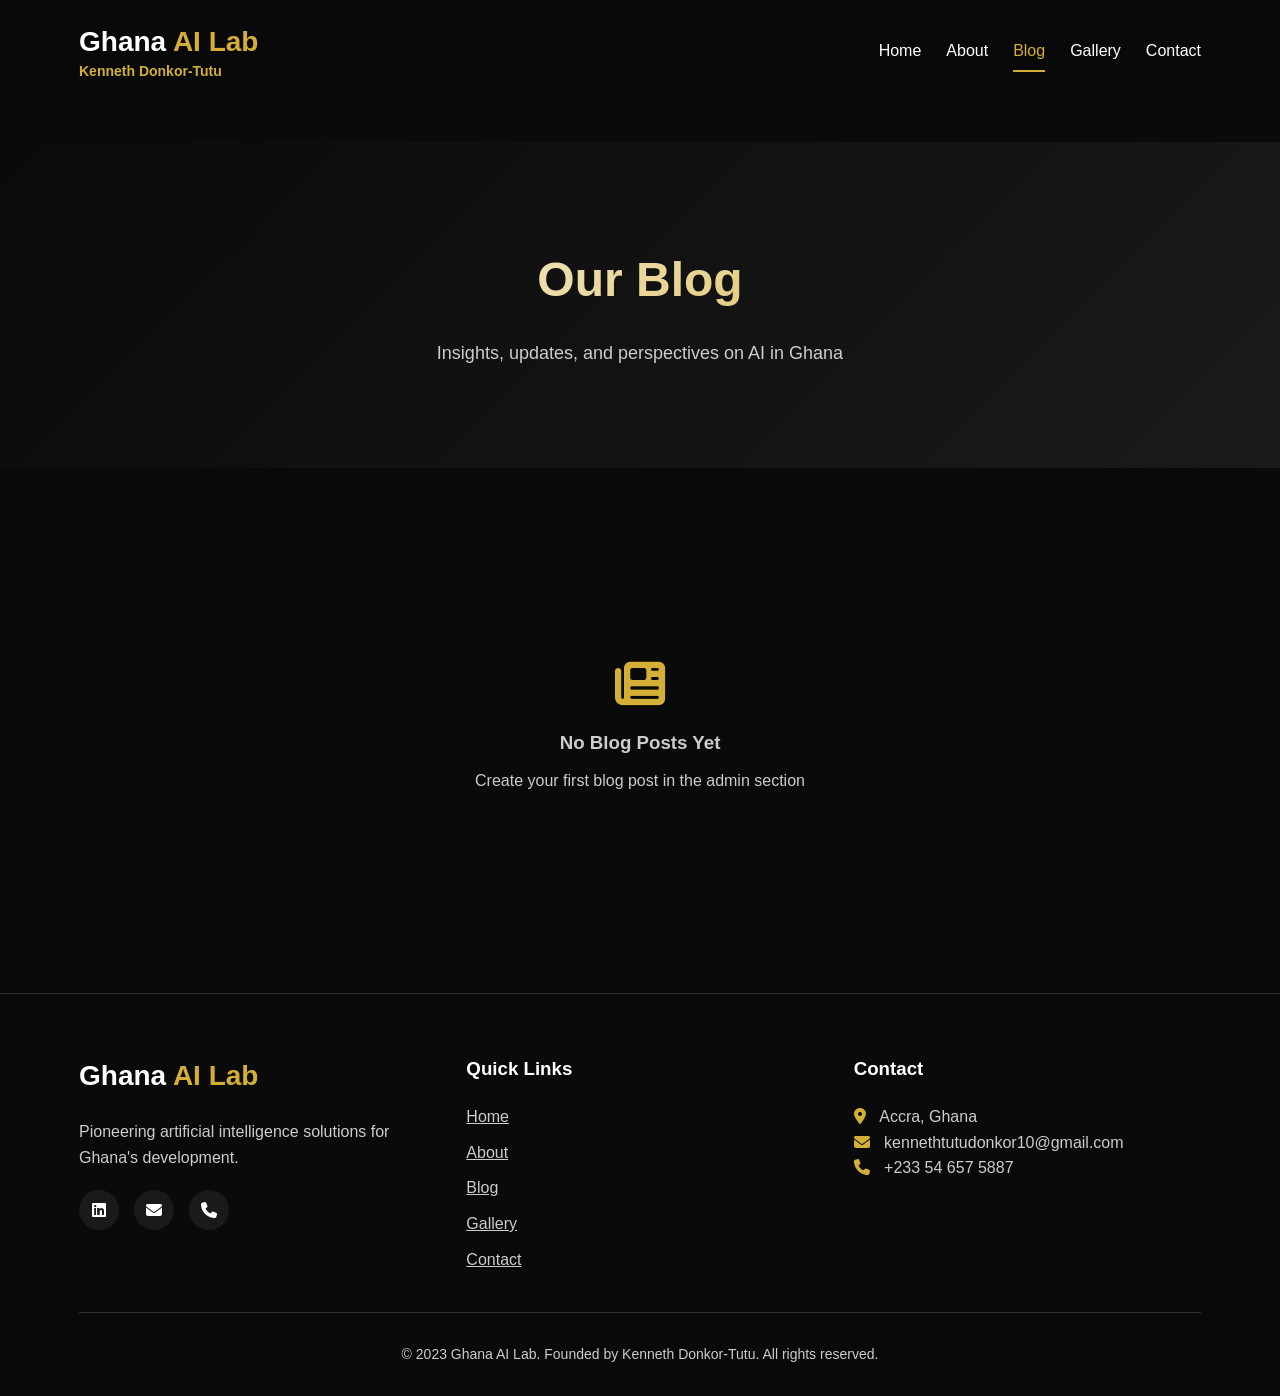
<file: gh web/index.html/blog.html>
<!DOCTYPE html>
<html lang="en">
<head>
    <meta charset="UTF-8">
    <meta name="viewport" content="width=device-width, initial-scale=1.0">
    <title>Blog - Ghana AI Lab</title>
    <link rel="stylesheet" href="assets/css/style.css">
    <link rel="stylesheet" href="https://cdnjs.cloudflare.com/ajax/libs/font-awesome/6.4.0/css/all.min.css">
</head>
<body>
    <header>
        <div class="container">
            <div class="header-content">
                <a href="index.html" class="logo">
                    Ghana <span>AI Lab</span>
                    <div class="logo-subtitle">Kenneth Donkor-Tutu</div>
                </a>
                
                <nav class="main-nav">
                    <a href="index.html">Home</a>
                    <a href="about.html">About</a>
                    <a href="blog.html" class="active">Blog</a>
                    <a href="gallery.html">Gallery</a>
                    <a href="contact.html">Contact</a>
                </nav>
                
                <button class="mobile-menu-btn">
                    <i class="fas fa-bars"></i>
                </button>
            </div>
        </div>
    </header>

    <main>
        <section class="page-hero">
            <div class="container">
                <h1>Our Blog</h1>
                <p>Insights, updates, and perspectives on AI in Ghana</p>
            </div>
        </section>

        <section class="container" style="padding: 100px 0;">
            <div class="blog-grid" id="blogContainer">
                <!-- Blog posts will be loaded here -->
            </div>
        </section>
    </main>

    <footer>
        <div class="container">
            <div class="footer-content">
                <div>
                    <div class="logo" style="margin-bottom: 20px;">Ghana <span>AI Lab</span></div>
                    <p style="color: var(--light-gray);">Pioneering artificial intelligence solutions for Ghana's development.</p>
                    
                    <div class="social-links">
                        <a href="https://www.linkedin.com/in/kenneth-donkor-tutu-14b30a317" target="_blank" class="social-link">
                            <i class="fab fa-linkedin"></i>
                        </a>
                        <a href="mailto:kennethtutudonkor10@gmail.com" class="social-link">
                            <i class="fas fa-envelope"></i>
                        </a>
                        <a href="tel:+233546575887" class="social-link">
                            <i class="fas fa-phone"></i>
                        </a>
                    </div>
                </div>
                
                <div>
                    <h3 style="margin-bottom: 20px;">Quick Links</h3>
                    <div style="display: flex; flex-direction: column; gap: 10px;">
                        <a href="index.html" style="color: var(--light-gray);">Home</a>
                        <a href="about.html" style="color: var(--light-gray);">About</a>
                        <a href="blog.html" style="color: var(--light-gray);">Blog</a>
                        <a href="gallery.html" style="color: var(--light-gray);">Gallery</a>
                        <a href="contact.html" style="color: var(--light-gray);">Contact</a>
                    </div>
                </div>
                
                <div>
                    <h3 style="margin-bottom: 20px;">Contact</h3>
                    <div style="color: var(--light-gray);">
                        <p><i class="fas fa-map-marker-alt" style="color: var(--gold); margin-right: 10px;"></i> Accra, Ghana</p>
                        <p><i class="fas fa-envelope" style="color: var(--gold); margin-right: 10px;"></i> kennethtutudonkor10@gmail.com</p>
                        <p><i class="fas fa-phone" style="color: var(--gold); margin-right: 10px;"></i> +233 54 657 5887</p>
                    </div>
                </div>
            </div>
            
            <div class="copyright">
                <p>&copy; 2023 Ghana AI Lab. Founded by Kenneth Donkor-Tutu. All rights reserved.</p>
            </div>
        </div>
    </footer>

    <script src="assets/js/main.js"></script>
    <script>
        // Initialize blog posts when page loads
        document.addEventListener('DOMContentLoaded', function() {
            displayBlogPosts();
        });
    </script>
</body>
</html>
</file>
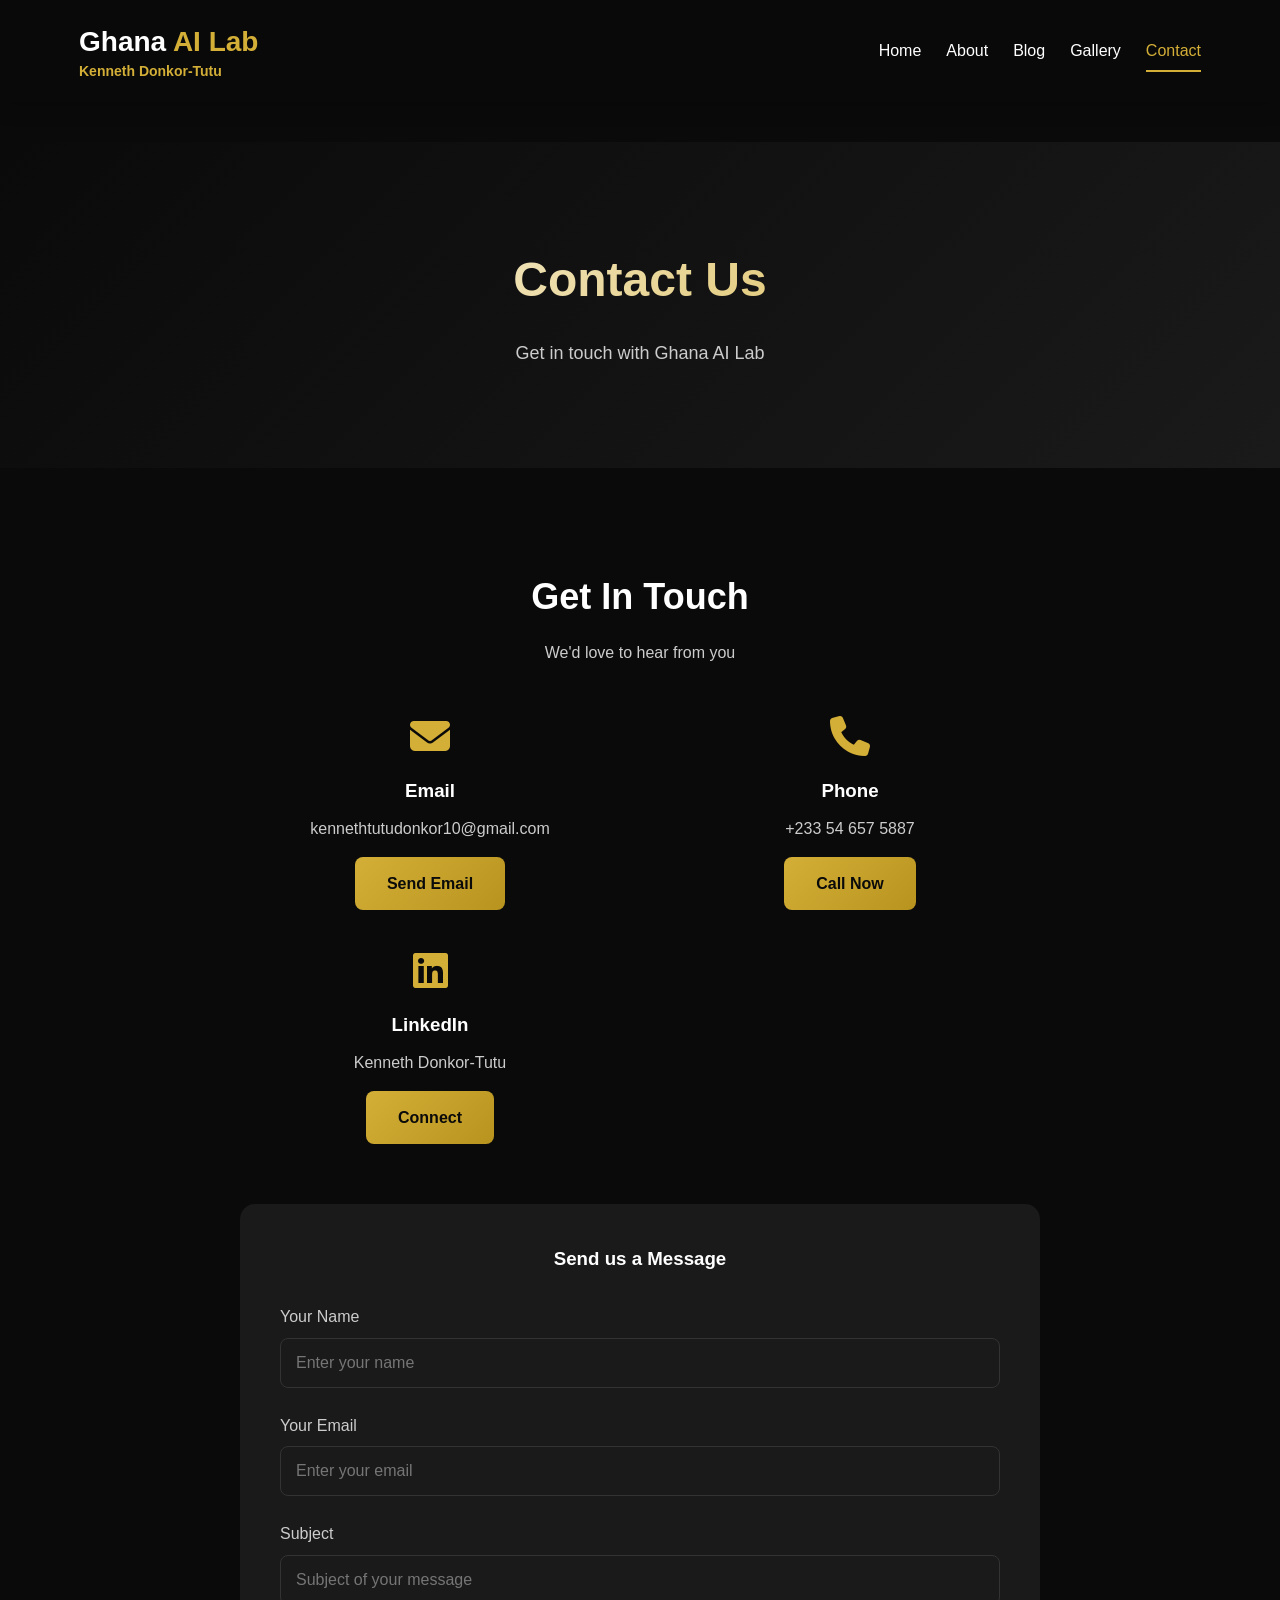
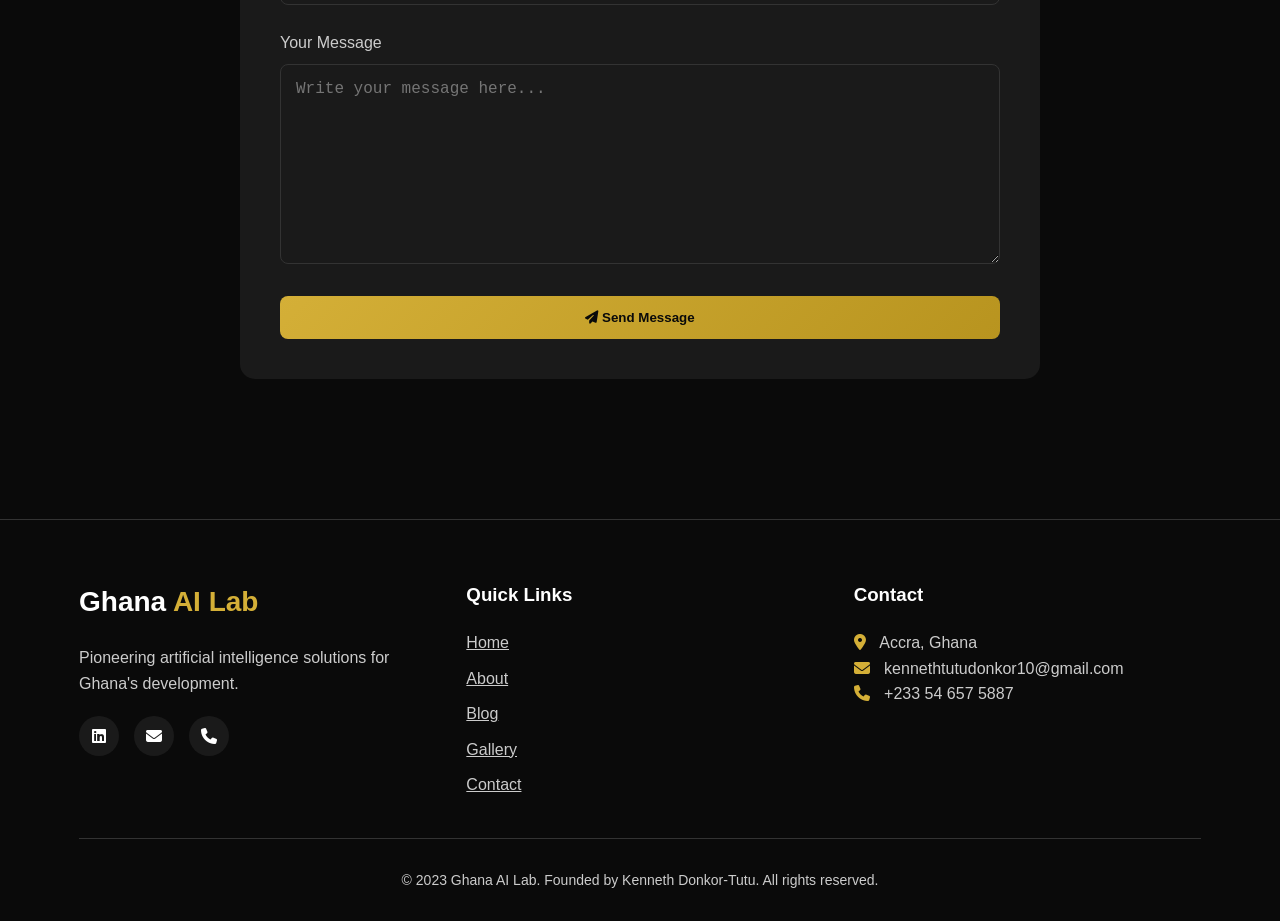
<file: gh web/index.html/contact.html>
<!DOCTYPE html>
<html lang="en">
<head>
    <meta charset="UTF-8">
    <meta name="viewport" content="width=device-width, initial-scale=1.0">
    <title>Contact - Ghana AI Lab</title>
    <link rel="stylesheet" href="assets/css/style.css">
    <link rel="stylesheet" href="https://cdnjs.cloudflare.com/ajax/libs/font-awesome/6.4.0/css/all.min.css">
</head>
<body>
    <header>
        <div class="container">
            <div class="header-content">
                <a href="index.html" class="logo">
                    Ghana <span>AI Lab</span>
                    <div class="logo-subtitle">Kenneth Donkor-Tutu</div>
                </a>
                
                <nav class="main-nav">
                    <a href="index.html">Home</a>
                    <a href="about.html">About</a>
                    <a href="blog.html">Blog</a>
                    <a href="gallery.html">Gallery</a>
                    <a href="contact.html" class="active">Contact</a>
                </nav>
                
                <button class="mobile-menu-btn">
                    <i class="fas fa-bars"></i>
                </button>
            </div>
        </div>
    </header>

    <main>
        <section class="page-hero">
            <div class="container">
                <h1>Contact Us</h1>
                <p>Get in touch with Ghana AI Lab</p>
            </div>
        </section>

        <section class="container" style="padding: 100px 0;">
            <div class="section-title">
                <h2>Get In Touch</h2>
                <p>We'd love to hear from you</p>
            </div>
            
            <div style="max-width: 800px; margin: 0 auto;">
                <div style="display: grid; grid-template-columns: repeat(auto-fit, minmax(250px, 1fr)); gap: 40px; margin-bottom: 60px;">
                    <div style="text-align: center;">
                        <i class="fas fa-envelope" style="font-size: 40px; color: var(--gold); margin-bottom: 20px;"></i>
                        <h3 style="margin-bottom: 10px;">Email</h3>
                        <p style="color: var(--light-gray);">kennethtutudonkor10@gmail.com</p>
                        <a href="mailto:kennethtutudonkor10@gmail.com" class="btn" style="margin-top: 15px; display: inline-block;">
                            Send Email
                        </a>
                    </div>
                    
                    <div style="text-align: center;">
                        <i class="fas fa-phone" style="font-size: 40px; color: var(--gold); margin-bottom: 20px;"></i>
                        <h3 style="margin-bottom: 10px;">Phone</h3>
                        <p style="color: var(--light-gray);">+233 54 657 5887</p>
                        <a href="tel:+233546575887" class="btn" style="margin-top: 15px; display: inline-block;">
                            Call Now
                        </a>
                    </div>
                    
                    <div style="text-align: center;">
                        <i class="fab fa-linkedin" style="font-size: 40px; color: var(--gold); margin-bottom: 20px;"></i>
                        <h3 style="margin-bottom: 10px;">LinkedIn</h3>
                        <p style="color: var(--light-gray);">Kenneth Donkor-Tutu</p>
                        <a href="https://www.linkedin.com/in/kenneth-donkor-tutu-14b30a317" target="_blank" class="btn" style="margin-top: 15px; display: inline-block;">
                            Connect
                        </a>
                    </div>
                </div>
                
                <!-- Contact Form -->
                <div style="background: var(--dark-gray); padding: 40px; border-radius: 15px;">
                    <h3 style="margin-bottom: 30px; text-align: center;">Send us a Message</h3>
                    
                    <form id="contactForm">
                        <div class="form-group">
                            <label for="name" style="display: block; margin-bottom: 8px; color: var(--light-gray);">Your Name</label>
                            <input type="text" id="name" class="form-control" placeholder="Enter your name" required>
                        </div>
                        
                        <div class="form-group">
                            <label for="email" style="display: block; margin-bottom: 8px; color: var(--light-gray);">Your Email</label>
                            <input type="email" id="email" class="form-control" placeholder="Enter your email" required>
                        </div>
                        
                        <div class="form-group">
                            <label for="subject" style="display: block; margin-bottom: 8px; color: var(--light-gray);">Subject</label>
                            <input type="text" id="subject" class="form-control" placeholder="Subject of your message" required>
                        </div>
                        
                        <div class="form-group">
                            <label for="message" style="display: block; margin-bottom: 8px; color: var(--light-gray);">Your Message</label>
                            <textarea id="message" class="form-control" placeholder="Write your message here..." rows="5" required></textarea>
                        </div>
                        
                        <button type="submit" class="btn" style="width: 100%;">
                            <i class="fas fa-paper-plane"></i> Send Message
                        </button>
                    </form>
                </div>
            </div>
        </section>
    </main>

    <footer>
        <div class="container">
            <div class="footer-content">
                <div>
                    <div class="logo" style="margin-bottom: 20px;">Ghana <span>AI Lab</span></div>
                    <p style="color: var(--light-gray);">Pioneering artificial intelligence solutions for Ghana's development.</p>
                    
                    <div class="social-links">
                        <a href="https://www.linkedin.com/in/kenneth-donkor-tutu-14b30a317" target="_blank" class="social-link">
                            <i class="fab fa-linkedin"></i>
                        </a>
                        <a href="mailto:kennethtutudonkor10@gmail.com" class="social-link">
                            <i class="fas fa-envelope"></i>
                        </a>
                        <a href="tel:+233546575887" class="social-link">
                            <i class="fas fa-phone"></i>
                        </a>
                    </div>
                </div>
                
                <div>
                    <h3 style="margin-bottom: 20px;">Quick Links</h3>
                    <div style="display: flex; flex-direction: column; gap: 10px;">
                        <a href="index.html" style="color: var(--light-gray);">Home</a>
                        <a href="about.html" style="color: var(--light-gray);">About</a>
                        <a href="blog.html" style="color: var(--light-gray);">Blog</a>
                        <a href="gallery.html" style="color: var(--light-gray);">Gallery</a>
                        <a href="contact.html" style="color: var(--light-gray);">Contact</a>
                    </div>
                </div>
                
                <div>
                    <h3 style="margin-bottom: 20px;">Contact</h3>
                    <div style="color: var(--light-gray);">
                        <p><i class="fas fa-map-marker-alt" style="color: var(--gold); margin-right: 10px;"></i> Accra, Ghana</p>
                        <p><i class="fas fa-envelope" style="color: var(--gold); margin-right: 10px;"></i> kennethtutudonkor10@gmail.com</p>
                        <p><i class="fas fa-phone" style="color: var(--gold); margin-right: 10px;"></i> +233 54 657 5887</p>
                    </div>
                </div>
            </div>
            
            <div class="copyright">
                <p>&copy; 2023 Ghana AI Lab. Founded by Kenneth Donkor-Tutu. All rights reserved.</p>
            </div>
        </div>
    </footer>

    <script src="assets/js/main.js"></script>
    <script>
        // Contact form handling
        document.getElementById('contactForm').addEventListener('submit', function(e) {
            e.preventDefault();
            
            const name = document.getElementById('name').value;
            const email = document.getElementById('email').value;
            const subject = document.getElementById('subject').value;
            const message = document.getElementById('message').value;
            
            // In a real website, this would send to a server
            // For now, just show confirmation
            alert(`Thank you ${name}! Your message has been received.\n\nWe'll respond to ${email} as soon as possible.`);
            
            // Reset form
            this.reset();
        });
    </script>
</body>
</html>
</file>
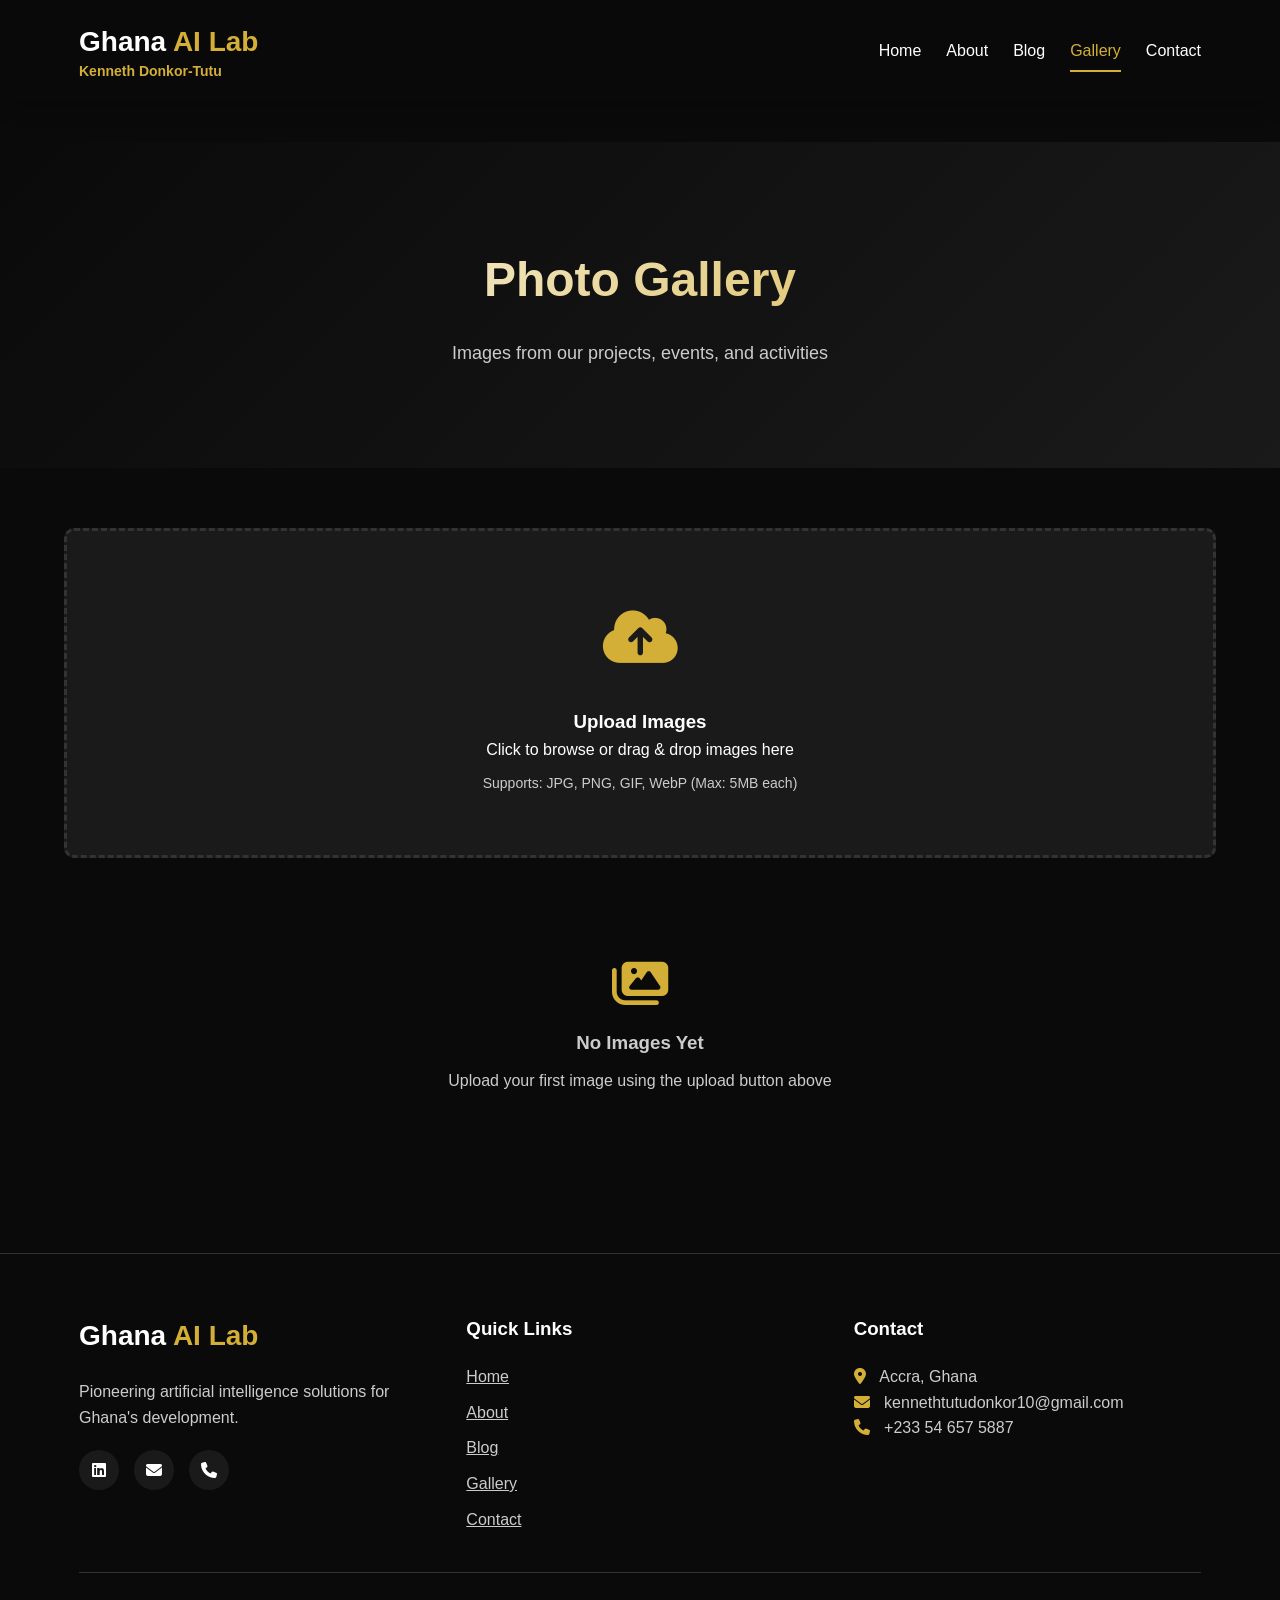
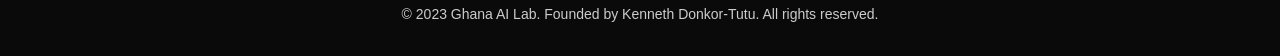
<file: gh web/index.html/gallery.html>
<!DOCTYPE html>
<html lang="en">
<head>
    <meta charset="UTF-8">
    <meta name="viewport" content="width=device-width, initial-scale=1.0">
    <title>Gallery - Ghana AI Lab</title>
    <link rel="stylesheet" href="assets/css/style.css">
    <link rel="stylesheet" href="https://cdnjs.cloudflare.com/ajax/libs/font-awesome/6.4.0/css/all.min.css">
    <style>
        /* Additional gallery styles */
        .upload-area {
            border: 3px dashed var(--medium-gray);
            border-radius: 10px;
            padding: 60px 20px;
            text-align: center;
            cursor: pointer;
            margin-bottom: 40px;
            background: var(--dark-gray);
            transition: all 0.3s ease;
        }
        
        .upload-area:hover {
            border-color: var(--gold);
            background: rgba(212, 175, 55, 0.05);
        }
        
        .upload-icon {
            font-size: 60px;
            color: var(--gold);
            margin-bottom: 20px;
        }
        
        .gallery-grid {
            display: grid;
            grid-template-columns: repeat(auto-fill, minmax(250px, 1fr));
            gap: 20px;
            margin-top: 30px;
        }
        
        .gallery-item img {
            width: 100%;
            height: 200px;
            object-fit: cover;
            border-radius: 8px;
        }
        
        .progress-container {
            display: none;
            margin: 20px 0;
        }
        
        .progress-bar {
            width: 100%;
            height: 20px;
            background: var(--black);
            border-radius: 10px;
            overflow: hidden;
            margin-bottom: 10px;
        }
        
        .progress-fill {
            height: 100%;
            background: linear-gradient(90deg, var(--gold), var(--dark-gold));
            width: 0%;
            transition: width 0.3s ease;
        }
    </style>
</head>
<body>
    <header>
        <div class="container">
            <div class="header-content">
                <a href="index.html" class="logo">
                    Ghana <span>AI Lab</span>
                    <div class="logo-subtitle">Kenneth Donkor-Tutu</div>
                </a>
                
                <nav class="main-nav">
                    <a href="index.html">Home</a>
                    <a href="about.html">About</a>
                    <a href="blog.html">Blog</a>
                    <a href="gallery.html" class="active">Gallery</a>
                    <a href="contact.html">Contact</a>
                </nav>
                
                <button class="mobile-menu-btn">
                    <i class="fas fa-bars"></i>
                </button>
            </div>
        </div>
    </header>

    <main>
        <section class="page-hero">
            <div class="container">
                <h1>Photo Gallery</h1>
                <p>Images from our projects, events, and activities</p>
            </div>
        </section>

        <section class="container" style="padding: 60px 0;">
            <!-- Upload Area -->
            <div class="upload-area" id="uploadArea">
                <div class="upload-icon">
                    <i class="fas fa-cloud-upload-alt"></i>
                </div>
                <h3>Upload Images</h3>
                <p>Click to browse or drag & drop images here</p>
                <p style="color: var(--light-gray); margin-top: 10px; font-size: 14px;">
                    Supports: JPG, PNG, GIF, WebP (Max: 5MB each)
                </p>
            </div>
            
            <input type="file" id="imageUpload" accept="image/*" multiple style="display: none;">
            
            <!-- Progress Bar -->
            <div class="progress-container" id="uploadProgress">
                <h4>Upload Progress</h4>
                <div class="progress-bar">
                    <div class="progress-fill" id="progressFill"></div>
                </div>
                <p id="progressText" style="color: var(--light-gray);">Uploading...</p>
            </div>
            
            <!-- Gallery Grid -->
            <div class="gallery-grid" id="galleryContainer">
                <!-- Images will load here -->
            </div>
        </section>
    </main>

    <footer>
        <div class="container">
            <div class="footer-content">
                <div>
                    <div class="logo" style="margin-bottom: 20px;">Ghana <span>AI Lab</span></div>
                    <p style="color: var(--light-gray);">Pioneering artificial intelligence solutions for Ghana's development.</p>
                    
                    <div class="social-links">
                        <a href="https://www.linkedin.com/in/kenneth-donkor-tutu-14b30a317" target="_blank" class="social-link">
                            <i class="fab fa-linkedin"></i>
                        </a>
                        <a href="mailto:kennethtutudonkor10@gmail.com" class="social-link">
                            <i class="fas fa-envelope"></i>
                        </a>
                        <a href="tel:+233546575887" class="social-link">
                            <i class="fas fa-phone"></i>
                        </a>
                    </div>
                </div>
                
                <div>
                    <h3 style="margin-bottom: 20px;">Quick Links</h3>
                    <div style="display: flex; flex-direction: column; gap: 10px;">
                        <a href="index.html" style="color: var(--light-gray);">Home</a>
                        <a href="about.html" style="color: var(--light-gray);">About</a>
                        <a href="blog.html" style="color: var(--light-gray);">Blog</a>
                        <a href="gallery.html" style="color: var(--light-gray);">Gallery</a>
                        <a href="contact.html" style="color: var(--light-gray);">Contact</a>
                    </div>
                </div>
                
                <div>
                    <h3 style="margin-bottom: 20px;">Contact</h3>
                    <div style="color: var(--light-gray);">
                        <p><i class="fas fa-map-marker-alt" style="color: var(--gold); margin-right: 10px;"></i> Accra, Ghana</p>
                        <p><i class="fas fa-envelope" style="color: var(--gold); margin-right: 10px;"></i> kennethtutudonkor10@gmail.com</p>
                        <p><i class="fas fa-phone" style="color: var(--gold); margin-right: 10px;"></i> +233 54 657 5887</p>
                    </div>
                </div>
            </div>
            
            <div class="copyright">
                <p>&copy; 2023 Ghana AI Lab. Founded by Kenneth Donkor-Tutu. All rights reserved.</p>
            </div>
        </div>
    </footer>

    <script src="assets/js/main.js"></script>
    <script>
        // Initialize gallery when page loads
        document.addEventListener('DOMContentLoaded', function() {
            displayGalleryImages();
            setupGalleryEvents();
            setupDragAndDrop();
        });
        
        function setupGalleryEvents() {
            // File upload trigger
            document.getElementById('uploadArea').addEventListener('click', function() {
                document.getElementById('imageUpload').click();
            });
            
            document.getElementById('imageUpload').addEventListener('change', function(e) {
                uploadImages(e.target.files);
                this.value = '';
            });
        }
        
        // Make functions available globally
        window.uploadImages = uploadImages;
        window.deleteImage = deleteImage;
    </script>
</body>
</html>
</file>
<file: assets/css/style.css>
/* ===================== */
/* Root Variables */
/* ===================== */
:root {
  --primary-color: #007bff;
  --secondary-color: #6c757d;
  --success-color: #28a745;
  --danger-color: #dc3545;
  --warning-color: #ffc107;
  --info-color: #17a2b8;
  
  --light-bg: #f8f9fa;
  --dark-bg: #212529;
  --text-primary: #212529;
  --text-secondary: #6c757d;
  --border-color: #dee2e6;
  
  --spacing-xs: 0.5rem;
  --spacing-sm: 1rem;
  --spacing-md: 1.5rem;
  --spacing-lg: 2rem;
  --spacing-xl: 3rem;
  
  --border-radius: 0.5rem;
  --box-shadow: 0 0.125rem 0.25rem rgba(0, 0, 0, 0.075);
  --box-shadow-lg: 0 1rem 3rem rgba(0, 0, 0, 0.175);
  
  --font-family: -apple-system, BlinkMacSystemFont, "Segoe UI", Roboto, "Helvetica Neue", Arial, sans-serif;
  --font-size-base: 1rem;
  --font-size-lg: 1.125rem;
  --font-size-xl: 1.25rem;
  --font-size-2xl: 1.5rem;
  --font-size-3xl: 1.875rem;
  
  --transition: all 0.3s ease;
}

/* ===================== */
/* Reset & Base Styles */
/* ===================== */
* {
  margin: 0;
  padding: 0;
  box-sizing: border-box;
}

html {
  scroll-behavior: smooth;
}

body {
  font-family: var(--font-family);
  font-size: var(--font-size-base);
  line-height: 1.6;
  color: var(--text-primary);
  background-color: #fff;
}

/* ===================== */
/* Typography */
/* ===================== */
h1, h2, h3, h4, h5, h6 {
  font-weight: 600;
  line-height: 1.2;
  margin-bottom: var(--spacing-md);
}

h1 { font-size: var(--font-size-3xl); }
h2 { font-size: var(--font-size-2xl); }
h3 { font-size: var(--font-size-xl); }
h4 { font-size: var(--font-size-lg); }
h5, h6 { font-size: var(--font-size-base); }

p {
  margin-bottom: var(--spacing-md);
}

a {
  color: var(--primary-color);
  text-decoration: none;
  transition: var(--transition);
}

a:hover {
  color: darken(var(--primary-color), 10%);
  text-decoration: underline;
}

/* ===================== */
/* Navigation */
/* ===================== */
nav {
  background-color: var(--dark-bg);
  color: white;
  padding: var(--spacing-md) var(--spacing-lg);
  display: flex;
  justify-content: space-between;
  align-items: center;
  box-shadow: var(--box-shadow);
  position: sticky;
  top: 0;
  z-index: 100;
}

.nav-brand {
  font-size: var(--font-size-xl);
  font-weight: 700;
  color: white;
}

.nav-links {
  display: flex;
  gap: var(--spacing-lg);
  list-style: none;
}

.nav-links a {
  color: white;
  transition: var(--transition);
}

.nav-links a:hover {
  color: var(--primary-color);
  text-decoration: none;
}

/* ===================== */
/* Buttons */
/* ===================== */
.btn {
  display: inline-block;
  padding: var(--spacing-sm) var(--spacing-lg);
  border: 2px solid transparent;
  border-radius: var(--border-radius);
  font-size: var(--font-size-base);
  font-weight: 600;
  cursor: pointer;
  transition: var(--transition);
  text-decoration: none;
  text-align: center;
  white-space: nowrap;
}

.btn-primary {
  background-color: var(--primary-color);
  color: white;
}

.btn-primary:hover {
  background-color: #0056b3;
  transform: translateY(-2px);
  box-shadow: var(--box-shadow-lg);
}

.btn-secondary {
  background-color: var(--secondary-color);
  color: white;
}

.btn-secondary:hover {
  background-color: #545b62;
}

.btn-success {
  background-color: var(--success-color);
  color: white;
}

.btn-success:hover {
  background-color: #218838;
}

.btn-outline {
  background-color: transparent;
  border-color: var(--primary-color);
  color: var(--primary-color);
}

.btn-outline:hover {
  background-color: var(--primary-color);
  color: white;
}

/* ===================== */
/* Cards */
/* ===================== */
.card {
  background-color: white;
  border: 1px solid var(--border-color);
  border-radius: var(--border-radius);
  box-shadow: var(--box-shadow);
  overflow: hidden;
  transition: var(--transition);
}

.card:hover {
  box-shadow: var(--box-shadow-lg);
  transform: translateY(-4px);
}

.card-header {
  padding: var(--spacing-lg);
  background-color: var(--light-bg);
  border-bottom: 1px solid var(--border-color);
}

.card-body {
  padding: var(--spacing-lg);
}

.card-footer {
  padding: var(--spacing-lg);
  background-color: var(--light-bg);
  border-top: 1px solid var(--border-color);
}

/* ===================== */
/* Forms */
/* ===================== */
.form-group {
  margin-bottom: var(--spacing-lg);
}

label {
  display: block;
  margin-bottom: var(--spacing-sm);
  font-weight: 500;
}

input,
textarea,
select {
  width: 100%;
  padding: var(--spacing-sm);
  border: 1px solid var(--border-color);
  border-radius: var(--border-radius);
  font-family: var(--font-family);
  font-size: var(--font-size-base);
  transition: var(--transition);
}

input:focus,
textarea:focus,
select:focus {
  outline: none;
  border-color: var(--primary-color);
  box-shadow: 0 0 0 0.2rem rgba(0, 123, 255, 0.25);
}

textarea {
  resize: vertical;
  min-height: 120px;
}

/* ===================== */
/* Layout Utilities */
/* ===================== */
.container {
  max-width: 1200px;
  margin: 0 auto;
  padding: 0 var(--spacing-lg);
}

.grid {
  display: grid;
  gap: var(--spacing-lg);
}

.grid-2 {
  grid-template-columns: repeat(auto-fit, minmax(300px, 1fr));
}

.grid-3 {
  grid-template-columns: repeat(auto-fit, minmax(250px, 1fr));
}

.flex {
  display: flex;
  gap: var(--spacing-md);
}

.flex-center {
  align-items: center;
  justify-content: center;
}

.flex-between {
  justify-content: space-between;
  align-items: center;
}

/* ===================== */
/* Sections */
/* ===================== */
section {
  padding: var(--spacing-xl) 0;
}

.hero {
  background: linear-gradient(135deg, var(--primary-color), #0056b3);
  color: white;
  text-align: center;
  padding: var(--spacing-xl) var(--spacing-lg);
}

.hero h1 {
  font-size: 3rem;
  margin-bottom: var(--spacing-md);
  color: white;
}

.hero p {
  font-size: var(--font-size-lg);
  margin-bottom: var(--spacing-lg);
}

/* ===================== */
/* Utilities */
/* ===================== */
.text-center {
  text-align: center;
}

.text-right {
  text-align: right;
}

.mt-1 { margin-top: var(--spacing-xs); }
.mt-2 { margin-top: var(--spacing-sm); }
.mt-3 { margin-top: var(--spacing-md); }
.mt-4 { margin-top: var(--spacing-lg); }
.mt-5 { margin-top: var(--spacing-xl); }

.mb-1 { margin-bottom: var(--spacing-xs); }
.mb-2 { margin-bottom: var(--spacing-sm); }
.mb-3 { margin-bottom: var(--spacing-md); }
.mb-4 { margin-bottom: var(--spacing-lg); }
.mb-5 { margin-bottom: var(--spacing-xl); }

.p-1 { padding: var(--spacing-xs); }
.p-2 { padding: var(--spacing-sm); }
.p-3 { padding: var(--spacing-md); }
.p-4 { padding: var(--spacing-lg); }

.opacity-50 { opacity: 0.5; }
.opacity-75 { opacity: 0.75; }

.shadow { box-shadow: var(--box-shadow); }
.shadow-lg { box-shadow: var(--box-shadow-lg); }

/* ===================== */
/* Animations */
/* ===================== */
@keyframes fadeIn {
  from {
    opacity: 0;
    transform: translateY(10px);
  }
  to {
    opacity: 1;
    transform: translateY(0);
  }
}

@keyframes slideIn {
  from {
    opacity: 0;
    transform: translateX(-20px);
  }
  to {
    opacity: 1;
    transform: translateX(0);
  }
}

.fade-in {
  animation: fadeIn 0.6s ease-out;
}

.slide-in {
  animation: slideIn 0.6s ease-out;
}
</file>
<file: assets/css/responsive.css>
/* ===================== */
/* Responsive Design */
/* ===================== */

/* Tablets (768px and up) */
@media (max-width: 768px) {
  :root {
    --font-size-3xl: 1.5rem;
    --font-size-2xl: 1.25rem;
    --spacing-xl: 2rem;
  }

  .container {
    padding: 0 var(--spacing-md);
  }

  nav {
    padding: var(--spacing-md);
    flex-direction: column;
    gap: var(--spacing-md);
  }

  .nav-brand {
    font-size: var(--font-size-lg);
  }

  .nav-links {
    flex-direction: column;
    gap: var(--spacing-md);
    width: 100%;
    text-align: center;
  }

  .hero {
    padding: var(--spacing-lg);
  }

  .hero h1 {
    font-size: 2rem;
  }

  .grid-2,
  .grid-3 {
    grid-template-columns: 1fr;
  }

  .flex {
    flex-direction: column;
  }
}

/* Mobile (480px and below) */
@media (max-width: 480px) {
  :root {
    --font-size-base: 0.9375rem;
    --spacing-lg: 1.5rem;
    --spacing-md: 1rem;
  }

  body {
    font-size: var(--font-size-base);
  }

  h1 { font-size: 1.5rem; }
  h2 { font-size: 1.25rem; }
  h3 { font-size: 1.1rem; }

  nav {
    padding: var(--spacing-sm);
  }

  .btn {
    width: 100%;
    padding: var(--spacing-md) var(--spacing-sm);
  }

  section {
    padding: var(--spacing-lg) 0;
  }

  .hero h1 {
    font-size: 1.5rem;
  }

  .hero p {
    font-size: var(--font-size-base);
  }

  table {
    font-size: 0.875rem;
  }

  input,
  textarea,
  select {
    font-size: 16px; /* Prevents zoom on iOS */
  }
}

/* Large screens (1400px and up) */
@media (min-width: 1400px) {
  .container {
    max-width: 1320px;
  }
}

/* Extra large screens (1920px and up) */
@media (min-width: 1920px) {
  :root {
    --spacing-xl: 4rem;
    --font-size-3xl: 2.5rem;
  }
}

/* ===================== */
/* Dark Mode */
/* ===================== */
@media (prefers-color-scheme: dark) {
  :root {
    --text-primary: #f8f9fa;
    --text-secondary: #adb5bd;
    --dark-bg: #1a1a1a;
    --light-bg: #2d2d2d;
    --border-color: #404040;
  }

  body {
    background-color: var(--dark-bg);
    color: var(--text-primary);
  }

  .card {
    background-color: #2d2d2d;
    border-color: var(--border-color);
  }

  .card-header,
  .card-footer {
    background-color: #3d3d3d;
  }

  input,
  textarea,
  select {
    background-color: #2d2d2d;
    color: var(--text-primary);
    border-color: var(--border-color);
  }
}

/* ===================== */
/* Reduced Motion */
/* ===================== */
@media (prefers-reduced-motion: reduce) {
  * {
    animation-duration: 0.01ms !important;
    animation-iteration-count: 1 !important;
    transition-duration: 0.01ms !important;
  }

  html {
    scroll-behavior: auto;
  }
}

/* ===================== */
/* Print Styles */
/* ===================== */
@media print {
  nav,
  .no-print {
    display: none;
  }

  body {
    background-color: white;
    color: black;
  }

  a {
    text-decoration: underline;
  }

  section {
    page-break-inside: avoid;
  }
}

/* ===================== */
/* Touch Devices */
/* ===================== */
@media (hover: none) {
  .btn:active {
    transform: translateY(-1px);
  }

  .card:active {
    transform: translateY(-2px);
  }

  a:active {
    opacity: 0.8;
  }
}

/* ===================== */
/* Landscape Orientation */
/* ===================== */
@media (orientation: landscape) and (max-height: 500px) {
  nav {
    padding: var(--spacing-sm);
  }

  section {
    padding: var(--spacing-md) 0;
  }
}
</file>
<file: gh web/index.html/assets/css/style.css>
/* ===== MAIN STYLES FOR ALL PAGES ===== */
* {
    margin: 0;
    padding: 0;
    box-sizing: border-box;
}

body {
    font-family: Arial, sans-serif;
    background-color: #0a0a0a;
    color: white;
    line-height: 1.6;
    min-height: 100vh;
    display: flex;
    flex-direction: column;
}

:root {
    --gold: #D4AF37;
    --dark-gold: #b8941f;
    --black: #0a0a0a;
    --dark-gray: #1a1a1a;
    --medium-gray: #333333;
    --light-gray: #cccccc;
    --white: #ffffff;
}

/* ===== CONTAINER ===== */
.container {
    width: 90%;
    max-width: 1200px;
    margin: 0 auto;
    padding: 0 15px;
}

/* ===== HEADER & NAVIGATION ===== */
header {
    background: rgba(10, 10, 10, 0.95);
    position: sticky;
    top: 0;
    z-index: 1000;
    padding: 20px 0;
    box-shadow: 0 4px 20px rgba(0, 0, 0, 0.2);
}

.header-content {
    display: flex;
    justify-content: space-between;
    align-items: center;
}

.logo {
    font-size: 28px;
    font-weight: bold;
    color: var(--white);
    text-decoration: none;
}

.logo span {
    color: var(--gold);
}

.logo-subtitle {
    font-size: 14px;
    color: var(--gold);
    margin-top: -5px;
}

/* Navigation */
.main-nav {
    display: flex;
    gap: 25px;
}

.main-nav a {
    color: var(--white);
    text-decoration: none;
    font-weight: 500;
    padding: 8px 0;
    position: relative;
    transition: color 0.3s ease;
}

.main-nav a:hover {
    color: var(--gold);
}

.main-nav a::after {
    content: '';
    position: absolute;
    bottom: 0;
    left: 0;
    width: 0;
    height: 2px;
    background: var(--gold);
    transition: width 0.3s ease;
}

.main-nav a:hover::after {
    width: 100%;
}

.main-nav a.active {
    color: var(--gold);
}

.main-nav a.active::after {
    width: 100%;
}

/* Mobile Menu Button */
.mobile-menu-btn {
    display: none;
    background: none;
    border: none;
    color: var(--white);
    font-size: 24px;
    cursor: pointer;
}

/* ===== MAIN CONTENT ===== */
main {
    flex: 1;
    padding: 40px 0;
}

/* Page Hero */
.page-hero {
    text-align: center;
    padding: 100px 0;
    background: linear-gradient(135deg, var(--black) 0%, var(--dark-gray) 100%);
}

.page-hero h1 {
    font-size: 48px;
    margin-bottom: 20px;
    background: linear-gradient(135deg, var(--white) 0%, var(--gold) 100%);
    -webkit-background-clip: text;
    -webkit-text-fill-color: transparent;
    background-clip: text;
}

.page-hero p {
    font-size: 18px;
    color: var(--light-gray);
    max-width: 700px;
    margin: 0 auto;
}

/* ===== BUTTONS ===== */
.btn {
    display: inline-block;
    background: linear-gradient(135deg, var(--gold), var(--dark-gold));
    color: var(--black);
    padding: 14px 32px;
    border-radius: 8px;
    text-decoration: none;
    font-weight: bold;
    border: none;
    cursor: pointer;
    transition: all 0.3s ease;
}

.btn:hover {
    transform: translateY(-3px);
    box-shadow: 0 10px 20px rgba(212, 175, 55, 0.3);
}

.btn-secondary {
    background: transparent;
    border: 2px solid var(--gold);
    color: var(--gold);
}

.btn-secondary:hover {
    background: var(--gold);
    color: var(--black);
}

/* ===== COMMON SECTIONS ===== */
.section-title {
    text-align: center;
    margin-bottom: 50px;
}

.section-title h2 {
    font-size: 36px;
    margin-bottom: 15px;
}

.section-title p {
    color: var(--light-gray);
}

/* Cards */
.mission-cards,
.blog-grid,
.gallery-grid {
    display: grid;
    grid-template-columns: repeat(auto-fit, minmax(300px, 1fr));
    gap: 30px;
    margin-top: 30px;
}

.card {
    background: var(--dark-gray);
    border-radius: 15px;
    overflow: hidden;
    border: 1px solid var(--medium-gray);
    transition: all 0.3s ease;
}

.card:hover {
    transform: translateY(-10px);
    border-color: var(--gold);
    box-shadow: 0 15px 30px rgba(0, 0, 0, 0.3);
}

/* ===== FOOTER ===== */
footer {
    background: var(--black);
    padding: 60px 0 30px;
    border-top: 1px solid var(--medium-gray);
    margin-top: auto;
}

.footer-content {
    display: grid;
    grid-template-columns: repeat(auto-fit, minmax(250px, 1fr));
    gap: 40px;
    margin-bottom: 40px;
}

.social-links {
    display: flex;
    gap: 15px;
    margin-top: 20px;
}

.social-link {
    display: flex;
    align-items: center;
    justify-content: center;
    width: 40px;
    height: 40px;
    background: var(--dark-gray);
    border-radius: 50%;
    color: var(--white);
    text-decoration: none;
    transition: all 0.3s ease;
}

.social-link:hover {
    background: var(--gold);
    color: var(--black);
    transform: translateY(-3px);
}

.copyright {
    text-align: center;
    padding-top: 30px;
    border-top: 1px solid var(--medium-gray);
    color: var(--light-gray);
    font-size: 14px;
}

/* ===== FORM STYLES ===== */
.form-group {
    margin-bottom: 25px;
}

.form-control {
    width: 100%;
    padding: 15px;
    background: var(--dark-gray);
    border: 1px solid var(--medium-gray);
    color: var(--white);
    border-radius: 8px;
    font-size: 16px;
    transition: border-color 0.3s ease;
}

.form-control:focus {
    outline: none;
    border-color: var(--gold);
}

textarea.form-control {
    min-height: 200px;
    resize: vertical;
}

/* ===== RESPONSIVE DESIGN ===== */
@media (max-width: 768px) {
    .main-nav {
        display: none;
        position: absolute;
        top: 100%;
        left: 0;
        width: 100%;
        background: var(--black);
        padding: 20px;
        flex-direction: column;
        gap: 15px;
        box-shadow: 0 10px 20px rgba(0, 0, 0, 0.3);
        border-top: 1px solid var(--medium-gray);
    }

    .main-nav.active {
        display: flex;
    }

    .mobile-menu-btn {
        display: block;
    }

    .page-hero h1 {
        font-size: 36px;
    }

    .section-title h2 {
        font-size: 32px;
    }

    .mission-cards,
    .blog-grid,
    .gallery-grid {
        grid-template-columns: 1fr;
    }
}

@media (max-width: 480px) {
    .page-hero h1 {
        font-size: 28px;
    }

    .section-title h2 {
        font-size: 28px;
    }

    .btn {
        padding: 12px 24px;
        font-size: 14px;
    }
}
</file>
